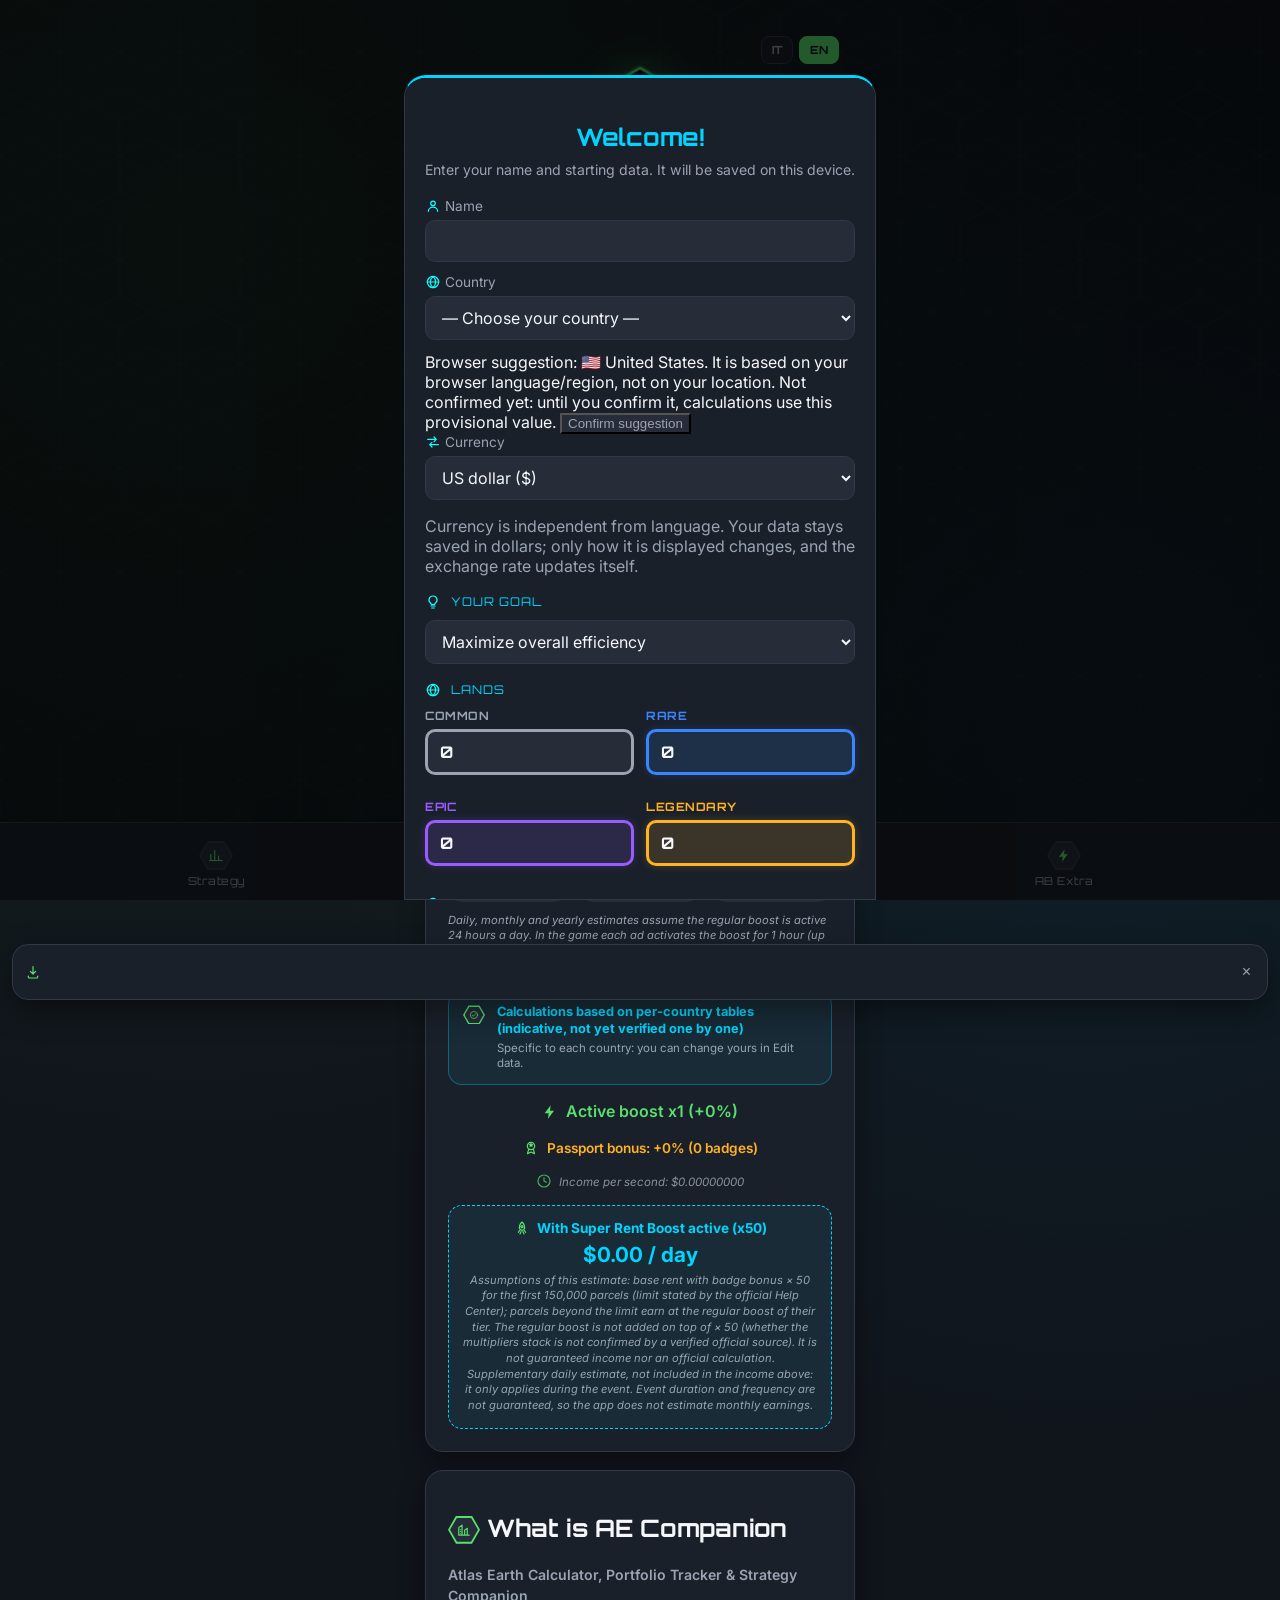
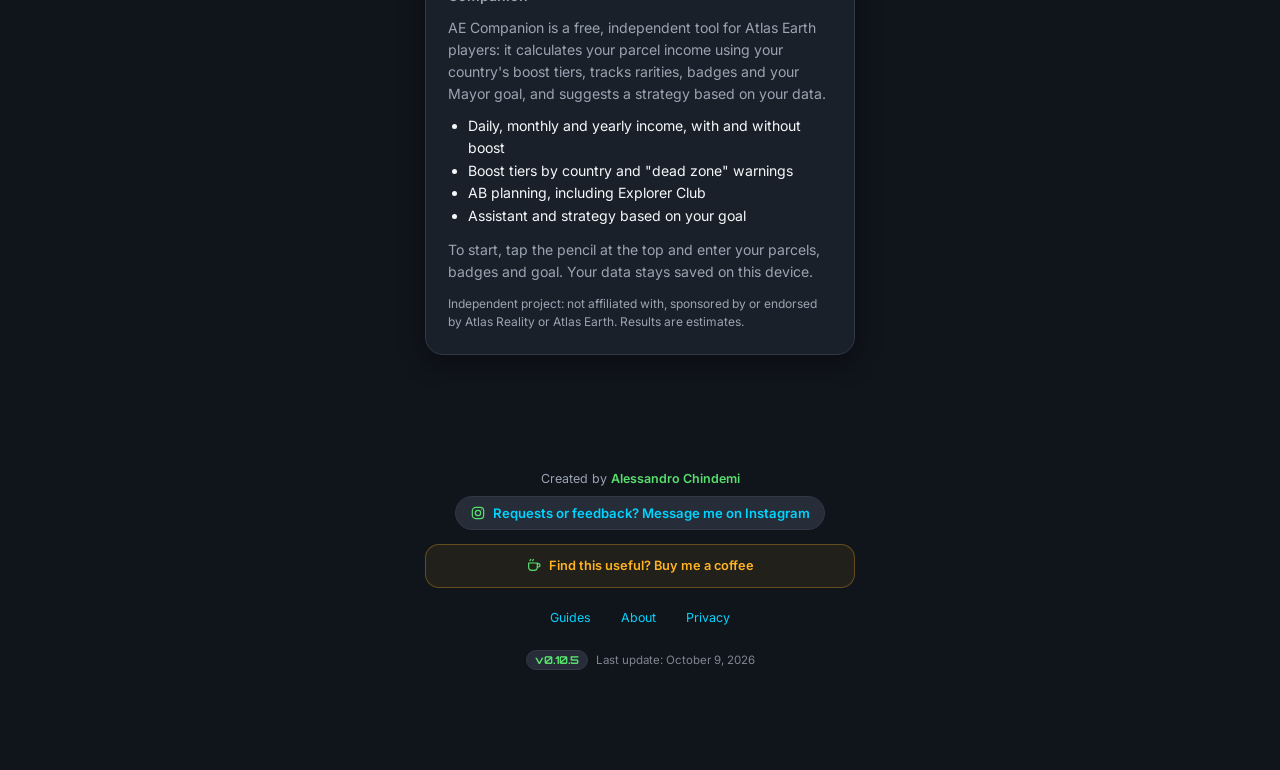
<file: index.html>
<!DOCTYPE html>
<html lang="it">
<head>
<meta charset="UTF-8">
<meta name="viewport" content="width=device-width, initial-scale=1.0">

<title>AE Companion – Calcolatore Atlas Earth, Tracker e Strategia</title>
<meta name="description" content="Companion gratuito per Atlas Earth: calcola la rendita dei terreni con le fasce di boost, pianifica gli AB e ricevi una strategia in base al tuo obiettivo.">
<meta name="robots" content="index, follow, max-image-preview:large">
<link rel="canonical" href="https://alex4ndrus94.github.io/-ae-companion/">
<link rel="icon" href="assets/logo.svg" type="image/svg+xml">
<link rel="icon" href="assets/icons/pwa/icon-192.png" type="image/png" sizes="192x192">

<!-- Open Graph / social -->
<meta property="og:type" content="website">
<meta property="og:site_name" content="AE Companion">
<meta property="og:title" content="AE Companion – Calcolatore Atlas Earth, Tracker e Strategia">
<meta property="og:description" content="Companion gratuito per Atlas Earth: calcola la rendita dei terreni con le fasce di boost, pianifica gli AB e ricevi una strategia in base al tuo obiettivo.">
<meta property="og:url" content="https://alex4ndrus94.github.io/-ae-companion/">
<meta property="og:image" content="https://alex4ndrus94.github.io/-ae-companion/assets/og-image.png">
<meta property="og:image:width" content="1200">
<meta property="og:image:height" content="630">
<meta property="og:image:alt" content="AE Companion – Track. Plan. Conquer.">
<meta property="og:locale" content="it_IT">
<meta property="og:locale:alternate" content="en_US">
<meta name="twitter:card" content="summary_large_image">
<meta name="twitter:title" content="AE Companion – Calcolatore Atlas Earth, Tracker e Strategia">
<meta name="twitter:description" content="Companion gratuito per Atlas Earth: calcola la rendita dei terreni con le fasce di boost, pianifica gli AB e ricevi una strategia in base al tuo obiettivo.">
<meta name="twitter:image" content="https://alex4ndrus94.github.io/-ae-companion/assets/og-image.png">

<!-- Structured data (JSON-LD) -->
<script type="application/ld+json">
{
  "@context": "https://schema.org",
  "@graph": [
    {
      "@type": "WebSite",
      "@id": "https://alex4ndrus94.github.io/-ae-companion/#website",
      "url": "https://alex4ndrus94.github.io/-ae-companion/",
      "name": "AE Companion",
      "alternateName": "Atlas Earth Companion",
      "description": "Companion gratuito per Atlas Earth: calcola la rendita dei terreni con le fasce di boost, pianifica gli AB e ricevi una strategia in base al tuo obiettivo.",
      "inLanguage": [
        "it",
        "en"
      ]
    },
    {
      "@type": "WebApplication",
      "@id": "https://alex4ndrus94.github.io/-ae-companion/#app",
      "url": "https://alex4ndrus94.github.io/-ae-companion/",
      "name": "AE Companion",
      "description": "Companion gratuito per Atlas Earth: calcola la rendita dei terreni con le fasce di boost, pianifica gli AB e ricevi una strategia in base al tuo obiettivo.",
      "applicationCategory": "UtilitiesApplication",
      "operatingSystem": "Any (web browser)",
      "browserRequirements": "Requires JavaScript",
      "inLanguage": [
        "it",
        "en"
      ],
      "isAccessibleForFree": true,
      "offers": {
        "@type": "Offer",
        "price": "0",
        "priceCurrency": "USD"
      },
      "creator": {
        "@type": "Person",
        "name": "Alessandro Chindemi"
      },
      "isPartOf": {
        "@id": "https://alex4ndrus94.github.io/-ae-companion/#website"
      },
      "image": "https://alex4ndrus94.github.io/-ae-companion/assets/og-image.png"
    }
  ]
}
</script>

<link rel="preconnect" href="https://fonts.googleapis.com">
<link rel="preconnect" href="https://fonts.gstatic.com" crossorigin>
<link href="https://fonts.googleapis.com/css2?family=Orbitron:wght@600;700&family=Inter:wght@400;600;700&display=swap" rel="stylesheet">

<link rel="stylesheet" href="css/design-system.css">
<link rel="stylesheet" href="css/style.css">

<!-- PWA / Home Screen -->
<link rel="manifest" href="manifest.json">
<link rel="apple-touch-icon" href="assets/icons/pwa/apple-touch-icon.png">
<meta name="theme-color" content="#10141B">
<meta name="apple-mobile-web-app-capable" content="yes">
<meta name="apple-mobile-web-app-status-bar-style" content="black-translucent">
<meta name="apple-mobile-web-app-title" content="AE Companion">
</head>

<body>

<div class="hex-bg"></div>

<div class="container">

<div class="tab-view active" id="tab-home">

<header class="hero">

    <div class="lang-switch">
        <button class="lang-btn" data-lang="it" onclick="setLanguage('it')">IT</button>
        <button class="lang-btn" data-lang="en" onclick="setLanguage('en')">EN</button>
    </div>

    <img src="assets/logo.svg"
         alt="AE Companion"
         class="hero-logo">

    <h1 data-i18n="appName">AE Companion</h1>

    <p class="subtitle" data-i18n="tagline">
        Track • Plan • Conquer
    </p>

</header>


<div class="card player-card">

    <button class="share-btn" onclick="shareStatsCard()"><img src="assets/icons/share.svg" class="icon-inline" alt=""></button>

    <button class="edit-btn" onclick="openSettings(false)"><img src="assets/icons/pencil.svg" class="icon-inline" alt=""></button>

    <div class="player-name-row">
        <h2 id="player-name"></h2>
        <span class="pass-badges-row" id="pass-badges-row" style="display:none;">
            <img id="badge-mission" class="pass-badge mission" src="assets/icons/mission-badge.svg" alt="" style="display:none;">
            <img id="badge-explorer" class="pass-badge explorer" src="assets/icons/explorer-badge.svg" alt="" style="display:none;">
        </span>
    </div>

    <div class="player-total">
        <span><span class="hex-icon-wrap sm"><img src="assets/icons/lands.svg" alt=""></span> <span data-i18n="lands">Terreni</span></span>
        <span id="parcels"></span>
    </div>

    <hr>

    <div class="rarity-grid">

        <div class="rarity-card common"><span class="rarity-name">Common</span><span class="rarity-count" id="common-count"></span></div>

        <div class="rarity-card rare"><span class="rarity-name">Rare</span><span class="rarity-count" id="rare-count"></span></div>

        <div class="rarity-card epic"><span class="rarity-name">Epic</span><span class="rarity-count" id="epic-count"></span></div>

        <div class="rarity-card legendary"><span class="rarity-name">Legendary</span><span class="rarity-count" id="legendary-count"></span></div>

    </div>

    <hr>

    <div class="stats-grid">

        <div class="stat-tile"><span class="hex-icon-wrap"><img src="assets/icons/badge.svg" alt=""></span><span id="badges"></span></div>

        <div class="stat-tile"><span class="hex-icon-wrap"><img src="assets/icons/boost.svg" alt=""></span><span id="boost"></span></div>

        <div class="stat-tile"><span class="hex-icon-wrap"><img src="assets/icons/mayor.svg" alt=""></span><span id="mayor"></span></div>

        <div class="stat-tile"><span class="hex-icon-wrap"><img src="assets/icons/exchange.svg" alt=""></span><span id="ab-balance-display"></span></div>

    </div>

</div>
<div class="card">

    <h2><span class="hex-icon-wrap"><img src="assets/icons/income.svg" alt=""></span> <span data-i18n="income">Rendita</span></h2>

    <div class="income-grid">

        <div class="income-box">
            <span class="label" data-i18n="today">OGGI</span>
            <span class="value" id="dailyIncome"></span>
            <span class="value-base" id="dailyIncomeBase"></span>
        </div>

        <div class="income-box">
            <span class="label" data-i18n="month">MESE</span>
            <span class="value" id="monthlyIncome"></span>
            <span class="value-base" id="monthlyIncomeBase"></span>
        </div>

        <div class="income-box">
            <span class="label" data-i18n="year">ANNO</span>
            <span class="value" id="yearlyIncome"></span>
            <span class="value-base" id="yearlyIncomeBase"></span>
        </div>

    </div>

    <p class="srb-info-note" id="daily-estimate-warning" data-i18n="dailyEstimateWarning">Le stime giornaliere, mensili e annuali assumono il boost ordinario attivo 24 ore su 24. Nel gioco ogni annuncio attiva il boost per 1 ora (fino a 6 annunci impilati), quindi la rendita reale può essere inferiore. Sono stime indicative, non guadagni garantiti.</p>

    <div class="country-note">
        <span class="hex-icon-wrap sm"><img src="assets/icons/check.svg" alt=""></span>
        <div>
            <span class="country-note-title" data-i18n="countryNoteTitle">Calcoli basati su tabelle per Paese (indicative, non ancora verificate una per una)</span>
            <span class="country-note-text" data-i18n="countryNoteText">Specifiche per ogni Paese: puoi cambiare il tuo da Modifica dati.</span>
        </div>
    </div>


<p class="icon-text-line"><img src="assets/icons/boost.svg" class="icon-inline" alt=""> <span id="boost-info"></span></p>

<p class="icon-text-line"><img src="assets/icons/badge.svg" class="icon-inline" alt=""> <span id="badge-bonus-info"></span></p>

<p class="icon-text-line per-second-line"><img src="assets/icons/clock.svg" class="icon-inline" alt=""> <span id="per-second-income"></span></p>

<div class="srb-info-box">
    <div class="srb-info-title"><img src="assets/icons/rocket.svg" class="icon-inline" alt=""> <span data-i18n="srbBoxTitle">Con il Super Potenziamento attivo (x50)</span></div>
    <div class="srb-info-value" id="srb-estimate"></div>
    <div class="srb-info-note srb-info-range" id="srb-range" hidden></div>
    <div class="srb-info-note" id="srb-assumptions" data-i18n="srbAssumptions"></div>
    <div class="srb-info-note" id="srb-limit-note"></div>
    <div class="srb-info-note" id="srb-range-note" hidden></div>
    <div class="srb-info-note" data-i18n="srbBoxNote">
        Stima supplementare giornaliera, non inclusa nella rendita sopra: vale solo durante l'evento. Durata e frequenza degli eventi non sono garantite, quindi l'app non stima un guadagno mensile.
    </div>
</div>
<div class="srb-info-note" id="currency-estimate-note"></div>

</div>

<section class="card about-card" id="about-card" aria-labelledby="about-heading">

    <h2 id="about-heading"><span class="hex-icon-wrap"><img src="assets/icons/city.svg" alt=""></span> <span data-i18n="aboutTitle">Cos'è AE Companion</span></h2>

    <p class="about-positioning" lang="en" data-i18n="aboutPositioning">Atlas Earth Calculator, Portfolio Tracker &amp; Strategy Companion</p>

    <p data-i18n="aboutText">AE Companion è uno strumento gratuito e indipendente per i giocatori di Atlas Earth: calcola la rendita dei tuoi terreni con le fasce di boost del tuo Paese, tiene traccia di rarità, badge e obiettivo Mayor e ti propone una strategia in base ai tuoi dati.</p>

    <ul class="about-list">
        <li data-i18n="aboutItem1">Rendita giornaliera, mensile e annuale, con e senza boost</li>
        <li data-i18n="aboutItem2">Fasce di boost per Paese e avviso sulle «zone morte»</li>
        <li data-i18n="aboutItem3">Pianificazione degli AB, anche con Explorer Club</li>
        <li data-i18n="aboutItem4">Assistente e strategia basati sul tuo obiettivo</li>
    </ul>

    <p data-i18n="aboutStart">Per iniziare tocca la matita in alto e inserisci terreni, badge e obiettivo. I dati restano salvati su questo dispositivo.</p>

    <p class="about-disclaimer" data-i18n="aboutDisclaimer">Progetto indipendente: non è affiliato, sponsorizzato né approvato da Atlas Reality o Atlas Earth. I risultati sono stime.</p>

</section>

</div>

<!-- FINE HOME -->

<!-- NUOVA CARD -->

<div class="tab-view" id="tab-strategy">

<!-- Explorer Club: visibile solo con il pass attivo (explorer-ui.js) -->
<div class="card explorer-card" id="explorer-card" style="display:none;"></div>

<div class="card">

<h2><span class="hex-icon-wrap"><img src="assets/icons/strategy.svg" alt=""></span> <span data-i18n="strategy">Strategia</span></h2>

<!-- Contenuto generato da renderStrategy(getStrategyModel()) -->
<div id="strategy-dynamic"></div>

    <div class="country-note">
        <span class="hex-icon-wrap sm"><img src="assets/icons/check.svg" alt=""></span>
        <div>
            <span class="country-note-title" data-i18n="countryNoteTitle">Calcoli basati su tabelle per Paese (indicative, non ancora verificate una per una)</span>
            <span class="country-note-text" data-i18n="countryNoteText">Specifiche per ogni Paese: puoi cambiare il tuo da Modifica dati.</span>
        </div>
    </div>

<!-- FINE NUOVA CARD -->

</div>

<!-- CARD ASSISTENTE -->

<div class="card assistant-card">

    <h2><span class="hex-icon-wrap"><img src="assets/icons/chat.svg" alt=""></span> <span data-i18n="assistantTitle">Assistente</span></h2>

    <p class="assistant-disclaimer" data-i18n="assistantDisclaimer">
        Riconosce il tipo di domanda e risponde con calcoli reali sui tuoi dati — non è un'AI generica.
    </p>

    <div class="chat-messages" id="assistant-messages"></div>

    <div class="assistant-suggestions">
        <button onclick="askAssistantSuggestion(t('suggestionBuy'))" data-i18n="suggestionBuy">Cosa conviene comprare?</button>
        <button onclick="askAssistantSuggestion(t('suggestionGoal'))" data-i18n="suggestionGoal">Quanto manca al mio obiettivo?</button>
        <button onclick="askAssistantSuggestion(t('suggestionIncome'))" data-i18n="suggestionIncome">Quanto guadagno?</button>
    </div>

    <div class="chat-input-row">
        <input type="text" id="assistant-input" onkeydown="handleAssistantKeydown(event)" data-i18n-placeholder="assistantPlaceholder" placeholder="Scrivi una domanda...">
        <button class="chat-send-btn" onclick="sendAssistantMessage()" data-i18n="send">Invia</button>
    </div>

</div>

</div>

<!-- FINE STRATEGIA -->

<!-- CARD COME GUADAGNARE PIÙ AB -->

<div class="tab-view" id="tab-tips">

<div class="card">

<h2><span class="hex-icon-wrap"><img src="assets/icons/boost.svg" alt=""></span> <span data-i18n="abTipsTitle">Come guadagnare più AB</span></h2>

<p class="ab-tips-disclaimer" data-i18n="abTipsDisclaimer">
    Valori indicativi basati sull'esperienza della community, non dati ufficiali: possono variare.
</p>

<ul class="advice-list" id="ab-tips-list"></ul>

</div>

</div>

<!-- FINE CONSIGLI -->

</div>

<!-- ======================================
     NAVIGAZIONE IN BASSO
====================================== -->

<nav class="bottom-nav" id="bottom-nav">

    <button class="nav-btn" data-tab="strategy" onclick="switchTab('strategy')">
        <span class="hex-icon-wrap nav-hex"><img src="assets/icons/strategy.svg" alt=""></span>
        <span data-i18n="navStrategy">Strategia</span>
    </button>

    <button class="nav-btn active" data-tab="home" onclick="switchTab('home')">
        <span class="hex-icon-wrap nav-hex"><img src="assets/icons/home.svg" alt=""></span>
        <span data-i18n="navHome">Home</span>
    </button>

    <button class="nav-btn" data-tab="tips" onclick="switchTab('tips')">
        <span class="hex-icon-wrap nav-hex"><img src="assets/icons/boost.svg" alt=""></span>
        <span data-i18n="navTips">Extra AB</span>
    </button>

</nav>

<!-- ======================================
     PANNELLO IMPOSTAZIONI
====================================== -->

<div class="settings-overlay" id="settings-overlay">

    <div class="settings-panel">

        <h2 id="settings-title">Modifica dati</h2>

        <p id="settings-intro" class="settings-intro" data-i18n="settingsIntro">
            Inserisci il tuo nome e i tuoi dati di partenza. Resteranno salvati su questo dispositivo.
        </p>

        <label class="settings-field"><span class="field-label-row"><img src="assets/icons/player.svg" class="icon-inline" alt=""><span data-i18n="nameLabel">Nome</span></span>
            <input type="text" id="name-input" maxlength="24">
        </label>

        <label class="settings-field"><span class="field-label-row"><img src="assets/icons/lands.svg" class="icon-inline" alt=""><span data-i18n="countryLabel">Paese</span></span>
            <select id="country-input" onchange="stageCountryGroup(this.value)"></select>
        </label>

        <div id="country-suggestion" class="settings-hint" style="display:none;">
            <span id="country-suggestion-text"></span>
            <button type="button" id="country-suggestion-btn" class="btn-cancel" onclick="confirmSuggestedCountryGroup()" data-i18n="countrySuggestionConfirm">Conferma</button>
        </div>

        <label class="settings-field"><span class="field-label-row"><img src="assets/icons/exchange.svg" class="icon-inline" alt=""><span data-i18n="currencyLabel">Valuta</span></span>
            <select id="currency-input"></select>
        </label>
        <p id="currency-note" class="settings-hint"></p>

        <div class="settings-section"><img src="assets/icons/idea.svg" class="icon-inline" alt=""><span data-i18n="sectionGoal">Il tuo obiettivo</span></div>

        <label class="settings-field goal-select-field">
            <select id="goal-input" onchange="onGoalTypeChange()">
                <option value="efficiency" data-i18n="goalEfficiency">Massimizzare l'efficienza generale</option>
                <option value="income" data-i18n="goalIncome">Raggiungere una rendita specifica</option>
                <option value="lands" data-i18n="goalLands">Raggiungere un numero di terreni</option>
                <option value="mayor" data-i18n="goalMayor">Diventare mayor di una città</option>
            </select>
        </label>

        <div id="goal-income-fields" class="goal-conditional-fields">

            <label class="settings-field"><span class="field-label-row"><img src="assets/icons/income.svg" class="icon-inline" alt=""><span data-i18n="goalIncomeTargetLabel">Rendita giornaliera obiettivo</span></span>
                <input type="number" id="goal-income-target-input" min="0" step="0.01">
            </label>

            <label class="goal-checkbox-field">
                <input type="checkbox" id="goal-income-boosted-input">
                <span data-i18n="goalIncomeBoostedLabel">Includi il boost pubblicità nel calcolo</span>
            </label>

        </div>

        <div id="goal-lands-fields" class="goal-conditional-fields">

            <label class="settings-field"><span class="field-label-row"><img src="assets/icons/lands.svg" class="icon-inline" alt=""><span data-i18n="goalLandsTargetLabel">Numero di terreni obiettivo</span></span>
                <input type="number" id="goal-lands-target-input" min="0">
            </label>

        </div>

        <div class="settings-section"><img src="assets/icons/lands.svg" class="icon-inline" alt=""><span data-i18n="sectionLands">Terreni</span></div>

        <div class="settings-grid">

            <label class="rarity-input-field common">Common
                <input type="number" id="common-input" min="0">
            </label>

            <label class="rarity-input-field rare">Rare
                <input type="number" id="rare-input" min="0">
            </label>

            <label class="rarity-input-field epic">Epic
                <input type="number" id="epic-input" min="0">
            </label>

            <label class="rarity-input-field legendary">Legendary
                <input type="number" id="legendary-input" min="0">
            </label>

        </div>

        <div class="settings-section"><img src="assets/icons/badge.svg" class="icon-inline" alt=""><span data-i18n="sectionOther">Altri dati</span></div>

        <label class="settings-field"><span class="field-label-row"><img src="assets/icons/badge.svg" class="icon-inline" alt=""><span data-i18n="badgeLabel">Badge</span></span>
            <input type="number" id="badges-input" min="0">
        </label>

        <label class="settings-field"><span class="field-label-row"><img src="assets/icons/mayor.svg" class="icon-inline" alt=""><span data-i18n="mayorTargetLabel">Obiettivo Mayor</span></span>
            <input type="number" id="mayorTarget-input" min="0">
        </label>

        <label class="settings-field" id="dailyab-field"><span class="field-label-row"><img src="assets/icons/income.svg" class="icon-inline" alt=""><span data-i18n="dailyABLabel">AB guadagnati al giorno</span></span>
            <input type="number" id="dailyAB-input" min="0">
        </label>

        <label class="settings-field"><span class="field-label-row"><img src="assets/icons/exchange.svg" class="icon-inline" alt=""><span data-i18n="abBalanceLabel">AB disponibili ora (gruzzolo)</span></span>
            <input type="number" id="ab-balance-input" min="0">
        </label>

        <div class="settings-section"><img src="assets/icons/star.svg" class="icon-inline" alt=""><span data-i18n="sectionPasses">I tuoi pass attivi</span></div>

        <label class="goal-checkbox-field">
            <input type="checkbox" id="explorer-pass-input" onchange="updateExplorerSettingsVisibility()">
            <img src="assets/icons/star.svg" class="icon-inline" alt=""><span data-i18n="explorerPassLabel">Pass Esploratore (Atlas Explorer Club)</span>
        </label>

        <div id="explorer-settings-fields" style="display:none;">

            <label class="settings-field"><span class="field-label-row"><img src="assets/icons/clock.svg" class="icon-inline" alt=""><span data-i18n="explorerStartLabel">Data di inizio (Day 1)</span></span>
                <input type="date" id="explorer-start-input" oninput="updateExplorerSettingsVisibility()">
            </label>

            <label class="settings-field"><span class="field-label-row"><img src="assets/icons/clock.svg" class="icon-inline" alt=""><span data-i18n="explorerEndLabel">Scadenza pass (facoltativa)</span></span>
                <input type="date" id="explorer-end-input">
            </label>

            <p class="explorer-note" data-i18n="explorerSettingsHint">Con Explorer Club attivo gli AB/day arrivano dalla ladder: non serve inserirli.</p>

        </div>

        <label class="goal-checkbox-field">
            <input type="checkbox" id="mission-pass-input">
            <img src="assets/icons/star.svg" class="icon-inline" alt=""><span data-i18n="missionPassLabel">Mission Pass (sfide mensili)</span>
        </label>

        <div class="settings-actions">
            <button class="btn-cancel" id="settings-cancel" onclick="closeSettings()" data-i18n="cancel">Annulla</button>
            <button class="btn-save" onclick="saveSettings()" data-i18n="save">Salva</button>
        </div>

    </div>

</div>

<footer class="app-footer">
    <span data-i18n="createdBy">Creato da</span> <strong>Alessandro Chindemi</strong>

    <a class="footer-ig" href="https://www.instagram.com/alexandrus_94/" target="_blank" rel="noopener">
        <img src="assets/icons/instagram.svg" class="icon-inline" alt="">
        <span data-i18n="igCta">Richieste o consigli? Scrivimi su Instagram</span>
    </a>

    <div class="footer-support">

        <a class="support-box coffee" href="https://buymeacoffee.com/alessandrok5" target="_blank" rel="noopener">
            <img src="assets/icons/coffee.svg" class="icon-inline" alt="">
            <span data-i18n="coffeeCta">Ti è utile? Offrimi un caffè</span>
        </a>

    </div>

    <nav class="footer-links" aria-label="Link utili">
        <a href="guides/" data-i18n="footerGuides">Guide</a>
        <a href="about/" data-i18n="footerAbout">Informazioni</a>
        <a href="privacy/" data-i18n="footerPrivacy">Privacy</a>
    </nav>

    <div class="footer-meta">
        <span class="version-badge">v0.10.5</span>
        <span class="footer-update"><span data-i18n="lastUpdate">Ultimo aggiornamento</span>: <span data-i18n="lastUpdateDate">9 ottobre 2026</span></span>
    </div>
</footer>

<!-- ======================================
     BANNER AGGIUNGI ALLA HOME
====================================== -->

<div class="install-banner" id="install-banner">

    <img src="assets/icons/download.svg" class="icon-inline" alt="">

    <span id="install-banner-text"></span>

    <button id="install-banner-action" class="install-banner-action" data-i18n="installAction">Installa</button>

    <button class="install-banner-close" onclick="dismissInstallBanner()">&times;</button>

</div>

<!-- Pannelli Explorer Club (start / correzione streak / saldo AB) -->
<div class="settings-overlay" id="explorer-overlay">
    <div class="settings-panel" id="explorer-sheet"></div>
</div>

<script src="js/config.js"></script>
<script src="js/prefs.js"></script>
<script src="js/i18n.js"></script>
<script src="js/fx.js"></script>
<script src="js/money.js"></script>
<script src="js/countries.js"></script>
<script src="js/player.js"></script>
<script src="js/explorer.js"></script>
<script src="js/storage.js"></script>
<script src="js/playerEngine.js"></script>
<script src="js/strategy.js"></script>
<script src="js/calculator.js"></script>
<script src="js/income.js"></script>
<script src="js/advice.js"></script>
<script src="js/assistant.js"></script>
<script src="js/abtips.js"></script>
<script src="js/sharecard.js"></script>
<script src="js/components.js"></script>
<script src="js/ui.js"></script>
<script src="js/settings.js"></script>
<script src="js/install-banner.js"></script>
<script src="js/navigation.js"></script>
<script src="js/strategy-ui.js"></script>
<script src="js/explorer-ui.js"></script>
<script src="js/app.js"></script>

<!-- Analytics (GoatCounter) -->
<script data-goatcounter="https://alessandrochindemi94.goatcounter.com/count" async src="//gc.zgo.at/count.js"></script>

<noscript><p style="max-width:430px;margin:0 auto;padding:0 20px 90px;color:#9AA4B2;font-size:.85rem;">AE Companion richiede JavaScript per i calcoli. / AE Companion needs JavaScript to run its calculators. <a href="guides/" style="color:#00D4FF">Guide</a></p></noscript>

</body>
</html>
</file>
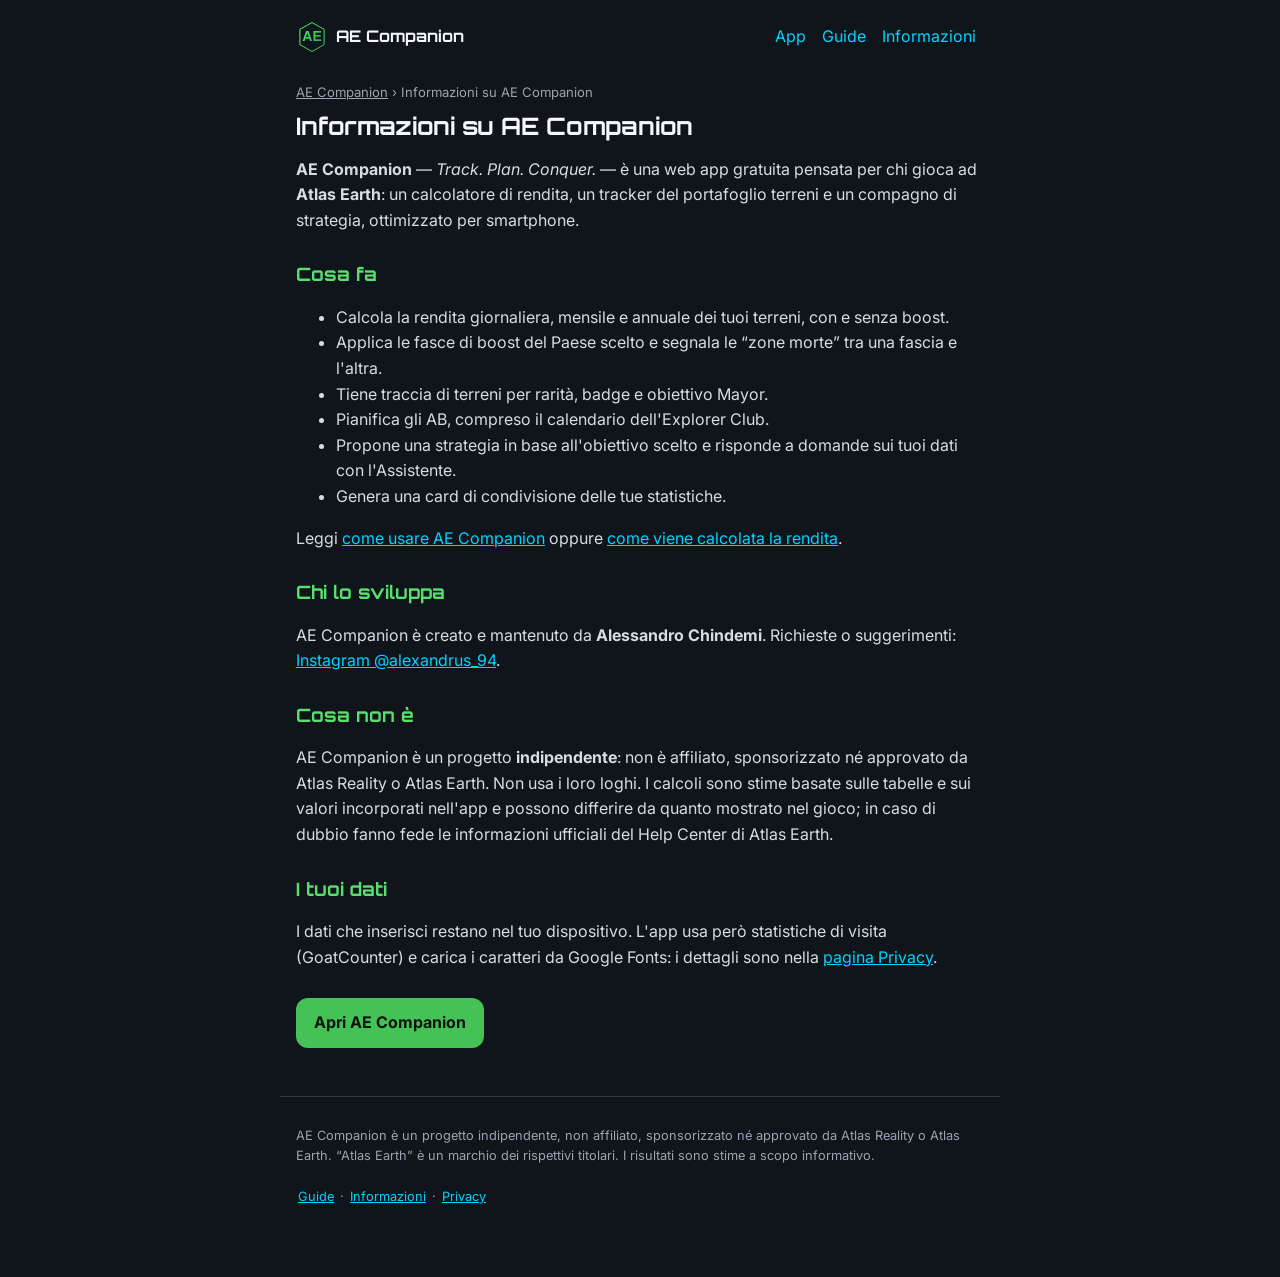
<file: about/index.html>
<!DOCTYPE html>
<html lang="it">
<head>
<meta charset="UTF-8">
<meta name="viewport" content="width=device-width, initial-scale=1.0">
<title>Informazioni su AE Companion – strumento indipendente per Atlas Earth</title>
<meta name="description" content="Che cos'è AE Companion, chi lo sviluppa, cosa fa e cosa non è: uno strumento gratuito e indipendente per giocatori di Atlas Earth.">
<meta name="robots" content="index, follow, max-image-preview:large">
<link rel="canonical" href="https://alex4ndrus94.github.io/-ae-companion/about/">
<link rel="icon" href="../assets/logo.svg" type="image/svg+xml">
<link rel="apple-touch-icon" href="../assets/icons/pwa/apple-touch-icon.png">
<meta name="theme-color" content="#10141B">
<meta property="og:type" content="article">
<meta property="og:site_name" content="AE Companion">
<meta property="og:title" content="Informazioni su AE Companion – strumento indipendente per Atlas Earth">
<meta property="og:description" content="Che cos'è AE Companion, chi lo sviluppa, cosa fa e cosa non è: uno strumento gratuito e indipendente per giocatori di Atlas Earth.">
<meta property="og:url" content="https://alex4ndrus94.github.io/-ae-companion/about/">
<meta property="og:image" content="https://alex4ndrus94.github.io/-ae-companion/assets/og-image.png">
<meta property="og:locale" content="it_IT">
<meta name="twitter:card" content="summary_large_image">
<link rel="preconnect" href="https://fonts.googleapis.com">
<link rel="preconnect" href="https://fonts.gstatic.com" crossorigin>
<link href="https://fonts.googleapis.com/css2?family=Orbitron:wght@600;700&family=Inter:wght@400;600;700&display=swap" rel="stylesheet">
<link rel="stylesheet" href="../css/design-system.css">
<link rel="stylesheet" href="../css/pages.css">
<script type="application/ld+json">
{
  "@context": "https://schema.org",
  "@type": "BreadcrumbList",
  "itemListElement": [
    {
      "@type": "ListItem",
      "position": 1,
      "name": "AE Companion",
      "item": "https://alex4ndrus94.github.io/-ae-companion/"
    },
    {
      "@type": "ListItem",
      "position": 2,
      "name": "Informazioni su AE Companion",
      "item": "https://alex4ndrus94.github.io/-ae-companion/about/"
    }
  ]
}
</script>
</head>
<body class="doc-page">
<header class="doc-header">
  <a class="doc-brand" href="../"><img src="../assets/logo.svg" alt="" width="32" height="32"><span>AE Companion</span></a>
  <nav class="doc-nav" aria-label="Principale">
    <a href="../">App</a><a href="../guides/">Guide</a><a href="../about/">Informazioni</a>
  </nav>
</header>
<main class="doc-main">
<nav class="breadcrumb" aria-label="Breadcrumb"><a href="../">AE Companion</a> › <span aria-current="page">Informazioni su AE Companion</span></nav>
<h1>Informazioni su AE Companion</h1>

<p><strong>AE Companion</strong> — <em>Track. Plan. Conquer.</em> — è una web app gratuita pensata per chi gioca ad <strong>Atlas Earth</strong>: un calcolatore di rendita, un tracker del portafoglio terreni e un compagno di strategia, ottimizzato per smartphone.</p>
<h2>Cosa fa</h2>
<ul>
<li>Calcola la rendita giornaliera, mensile e annuale dei tuoi terreni, con e senza boost.</li>
<li>Applica le fasce di boost del Paese scelto e segnala le “zone morte” tra una fascia e l'altra.</li>
<li>Tiene traccia di terreni per rarità, badge e obiettivo Mayor.</li>
<li>Pianifica gli AB, compreso il calendario dell'Explorer Club.</li>
<li>Propone una strategia in base all'obiettivo scelto e risponde a domande sui tuoi dati con l'Assistente.</li>
<li>Genera una card di condivisione delle tue statistiche.</li>
</ul>
<p>Leggi <a href="../guides/come-usare-ae-companion/">come usare AE Companion</a> oppure <a href="../guides/calcolo-rendita/">come viene calcolata la rendita</a>.</p>
<h2>Chi lo sviluppa</h2>
<p>AE Companion è creato e mantenuto da <strong>Alessandro Chindemi</strong>. Richieste o suggerimenti: <a href="https://www.instagram.com/alexandrus_94/" rel="noopener" target="_blank">Instagram @alexandrus_94</a>.</p>
<h2>Cosa non è</h2>
<p>AE Companion è un progetto <strong>indipendente</strong>: non è affiliato, sponsorizzato né approvato da Atlas Reality o Atlas Earth. Non usa i loro loghi. I calcoli sono stime basate sulle tabelle e sui valori incorporati nell'app e possono differire da quanto mostrato nel gioco; in caso di dubbio fanno fede le informazioni ufficiali del Help Center di Atlas Earth.</p>
<h2>I tuoi dati</h2>
<p>I dati che inserisci restano nel tuo dispositivo. L'app usa però statistiche di visita (GoatCounter) e carica i caratteri da Google Fonts: i dettagli sono nella <a href="../privacy/">pagina Privacy</a>.</p>
<p class="cta"><a class="btn-link" href="../">Apri AE Companion</a></p>
</main>
<footer class="doc-footer">
<p>AE Companion è un progetto indipendente, non affiliato, sponsorizzato né approvato da Atlas Reality o Atlas Earth. “Atlas Earth” è un marchio dei rispettivi titolari. I risultati sono stime a scopo informativo.</p>
<p><a href="../guides/">Guide</a> · <a href="../about/">Informazioni</a> · <a href="../privacy/">Privacy</a></p>
</footer>
</body>
</html>
</file>
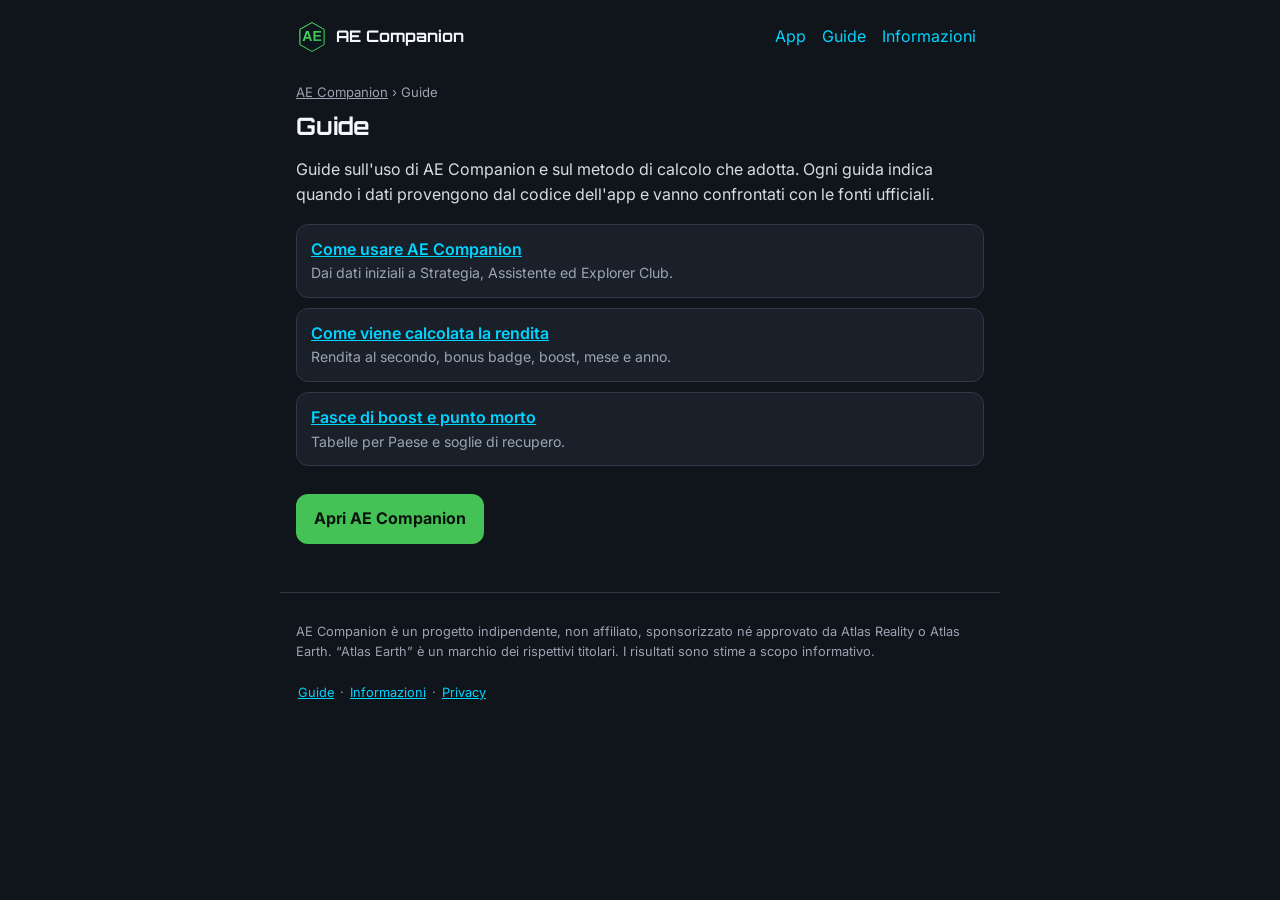
<file: guides/index.html>
<!DOCTYPE html>
<html lang="it">
<head>
<meta charset="UTF-8">
<meta name="viewport" content="width=device-width, initial-scale=1.0">
<title>Guide per Atlas Earth – AE Companion</title>
<meta name="description" content="Guide di AE Companion: come usare l'app, come si calcola la rendita dei terreni e come funzionano boost e punto morto in Atlas Earth.">
<meta name="robots" content="index, follow, max-image-preview:large">
<link rel="canonical" href="https://alex4ndrus94.github.io/-ae-companion/guides/">
<link rel="icon" href="../assets/logo.svg" type="image/svg+xml">
<link rel="apple-touch-icon" href="../assets/icons/pwa/apple-touch-icon.png">
<meta name="theme-color" content="#10141B">
<meta property="og:type" content="article">
<meta property="og:site_name" content="AE Companion">
<meta property="og:title" content="Guide per Atlas Earth – AE Companion">
<meta property="og:description" content="Guide di AE Companion: come usare l'app, come si calcola la rendita dei terreni e come funzionano boost e punto morto in Atlas Earth.">
<meta property="og:url" content="https://alex4ndrus94.github.io/-ae-companion/guides/">
<meta property="og:image" content="https://alex4ndrus94.github.io/-ae-companion/assets/og-image.png">
<meta property="og:locale" content="it_IT">
<meta name="twitter:card" content="summary_large_image">
<link rel="preconnect" href="https://fonts.googleapis.com">
<link rel="preconnect" href="https://fonts.gstatic.com" crossorigin>
<link href="https://fonts.googleapis.com/css2?family=Orbitron:wght@600;700&family=Inter:wght@400;600;700&display=swap" rel="stylesheet">
<link rel="stylesheet" href="../css/design-system.css">
<link rel="stylesheet" href="../css/pages.css">
<script type="application/ld+json">
{
  "@context": "https://schema.org",
  "@type": "BreadcrumbList",
  "itemListElement": [
    {
      "@type": "ListItem",
      "position": 1,
      "name": "AE Companion",
      "item": "https://alex4ndrus94.github.io/-ae-companion/"
    },
    {
      "@type": "ListItem",
      "position": 2,
      "name": "Guide",
      "item": "https://alex4ndrus94.github.io/-ae-companion/guides/"
    }
  ]
}
</script>
</head>
<body class="doc-page">
<header class="doc-header">
  <a class="doc-brand" href="../"><img src="../assets/logo.svg" alt="" width="32" height="32"><span>AE Companion</span></a>
  <nav class="doc-nav" aria-label="Principale">
    <a href="../">App</a><a href="../guides/">Guide</a><a href="../about/">Informazioni</a>
  </nav>
</header>
<main class="doc-main">
<nav class="breadcrumb" aria-label="Breadcrumb"><a href="../">AE Companion</a> › <span aria-current="page">Guide</span></nav>
<h1>Guide</h1>

<p>Guide sull'uso di AE Companion e sul metodo di calcolo che adotta. Ogni guida indica quando i dati provengono dal codice dell'app e vanno confrontati con le fonti ufficiali.</p>
<ul class="guide-list">
<li><a href="come-usare-ae-companion/">Come usare AE Companion</a><span>Dai dati iniziali a Strategia, Assistente ed Explorer Club.</span></li>
<li><a href="calcolo-rendita/">Come viene calcolata la rendita</a><span>Rendita al secondo, bonus badge, boost, mese e anno.</span></li>
<li><a href="boost-e-punto-morto/">Fasce di boost e punto morto</a><span>Tabelle per Paese e soglie di recupero.</span></li>
</ul>
<p class="cta"><a class="btn-link" href="../">Apri AE Companion</a></p>
</main>
<footer class="doc-footer">
<p>AE Companion è un progetto indipendente, non affiliato, sponsorizzato né approvato da Atlas Reality o Atlas Earth. “Atlas Earth” è un marchio dei rispettivi titolari. I risultati sono stime a scopo informativo.</p>
<p><a href="../guides/">Guide</a> · <a href="../about/">Informazioni</a> · <a href="../privacy/">Privacy</a></p>
</footer>
</body>
</html>
</file>
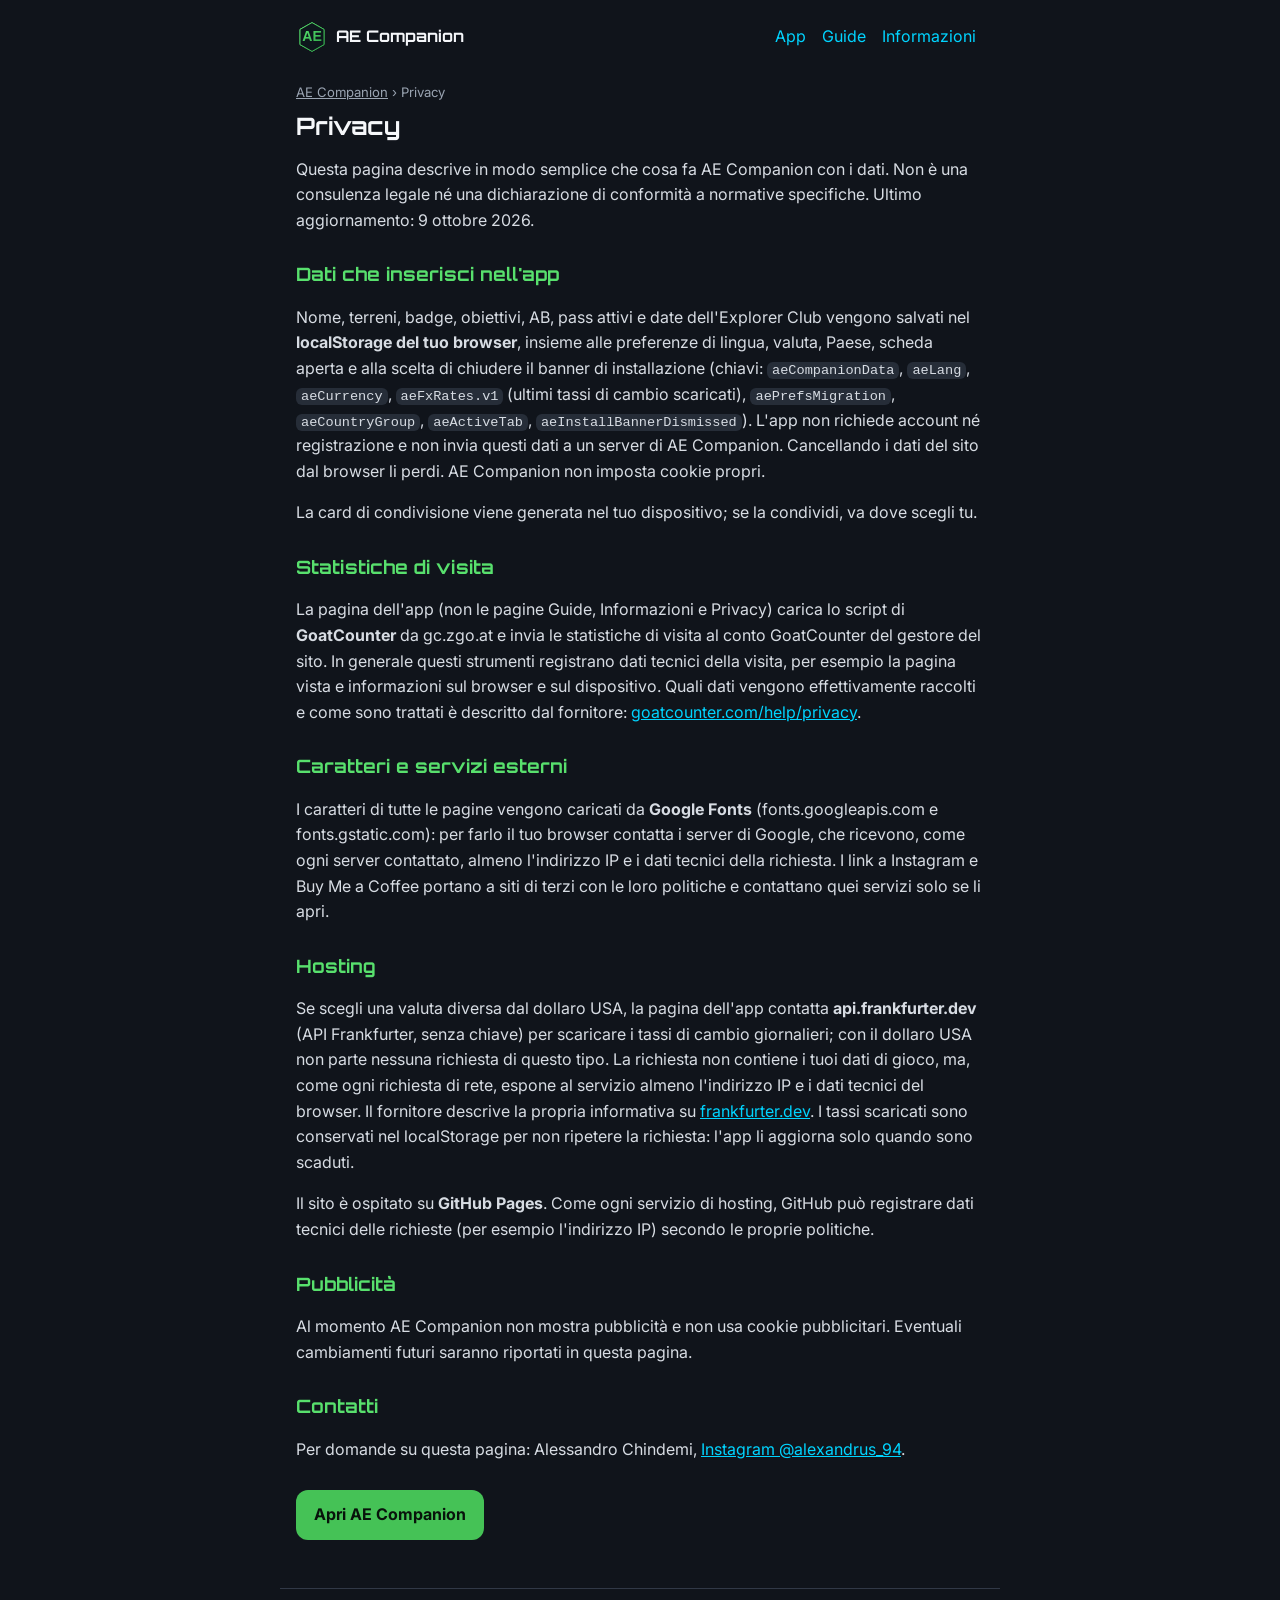
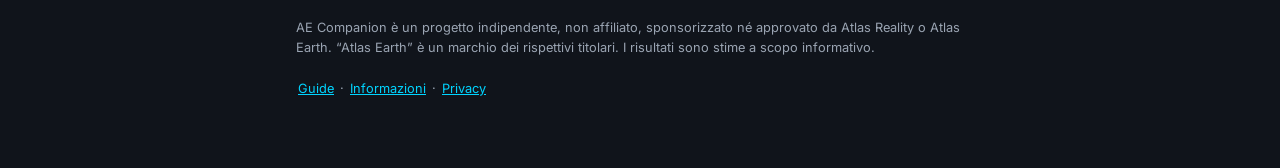
<file: privacy/index.html>
<!DOCTYPE html>
<html lang="it">
<head>
<meta charset="UTF-8">
<meta name="viewport" content="width=device-width, initial-scale=1.0">
<title>Privacy – AE Companion</title>
<meta name="description" content="Quali dati usa AE Companion: dati salvati sul dispositivo, statistiche di visita GoatCounter, caratteri da Google Fonts, hosting GitHub Pages.">
<meta name="robots" content="index, follow, max-image-preview:large">
<link rel="canonical" href="https://alex4ndrus94.github.io/-ae-companion/privacy/">
<link rel="icon" href="../assets/logo.svg" type="image/svg+xml">
<link rel="apple-touch-icon" href="../assets/icons/pwa/apple-touch-icon.png">
<meta name="theme-color" content="#10141B">
<meta property="og:type" content="article">
<meta property="og:site_name" content="AE Companion">
<meta property="og:title" content="Privacy – AE Companion">
<meta property="og:description" content="Quali dati usa AE Companion: dati salvati sul dispositivo, statistiche di visita GoatCounter, caratteri da Google Fonts, hosting GitHub Pages.">
<meta property="og:url" content="https://alex4ndrus94.github.io/-ae-companion/privacy/">
<meta property="og:image" content="https://alex4ndrus94.github.io/-ae-companion/assets/og-image.png">
<meta property="og:locale" content="it_IT">
<meta name="twitter:card" content="summary_large_image">
<link rel="preconnect" href="https://fonts.googleapis.com">
<link rel="preconnect" href="https://fonts.gstatic.com" crossorigin>
<link href="https://fonts.googleapis.com/css2?family=Orbitron:wght@600;700&family=Inter:wght@400;600;700&display=swap" rel="stylesheet">
<link rel="stylesheet" href="../css/design-system.css">
<link rel="stylesheet" href="../css/pages.css">
<script type="application/ld+json">
{
  "@context": "https://schema.org",
  "@type": "BreadcrumbList",
  "itemListElement": [
    {
      "@type": "ListItem",
      "position": 1,
      "name": "AE Companion",
      "item": "https://alex4ndrus94.github.io/-ae-companion/"
    },
    {
      "@type": "ListItem",
      "position": 2,
      "name": "Privacy",
      "item": "https://alex4ndrus94.github.io/-ae-companion/privacy/"
    }
  ]
}
</script>
</head>
<body class="doc-page">
<header class="doc-header">
  <a class="doc-brand" href="../"><img src="../assets/logo.svg" alt="" width="32" height="32"><span>AE Companion</span></a>
  <nav class="doc-nav" aria-label="Principale">
    <a href="../">App</a><a href="../guides/">Guide</a><a href="../about/">Informazioni</a>
  </nav>
</header>
<main class="doc-main">
<nav class="breadcrumb" aria-label="Breadcrumb"><a href="../">AE Companion</a> › <span aria-current="page">Privacy</span></nav>
<h1>Privacy</h1>

<p>Questa pagina descrive in modo semplice che cosa fa AE Companion con i dati. Non è una consulenza legale né una dichiarazione di conformità a normative specifiche. Ultimo aggiornamento: 9 ottobre 2026.</p>
<h2>Dati che inserisci nell'app</h2>
<p>Nome, terreni, badge, obiettivi, AB, pass attivi e date dell'Explorer Club vengono salvati nel <strong>localStorage del tuo browser</strong>, insieme alle preferenze di lingua, valuta, Paese, scheda aperta e alla scelta di chiudere il banner di installazione (chiavi: <code>aeCompanionData</code>, <code>aeLang</code>, <code>aeCurrency</code>, <code>aeFxRates.v1</code> (ultimi tassi di cambio scaricati), <code>aePrefsMigration</code>, <code>aeCountryGroup</code>, <code>aeActiveTab</code>, <code>aeInstallBannerDismissed</code>). L'app non richiede account né registrazione e non invia questi dati a un server di AE Companion. Cancellando i dati del sito dal browser li perdi. AE Companion non imposta cookie propri.</p>
<p>La card di condivisione viene generata nel tuo dispositivo; se la condividi, va dove scegli tu.</p>
<h2>Statistiche di visita</h2>
<p>La pagina dell'app (non le pagine Guide, Informazioni e Privacy) carica lo script di <strong>GoatCounter</strong> da gc.zgo.at e invia le statistiche di visita al conto GoatCounter del gestore del sito. In generale questi strumenti registrano dati tecnici della visita, per esempio la pagina vista e informazioni sul browser e sul dispositivo. Quali dati vengono effettivamente raccolti e come sono trattati è descritto dal fornitore: <a href="https://www.goatcounter.com/help/privacy" rel="noopener" target="_blank">goatcounter.com/help/privacy</a>.</p>
<h2>Caratteri e servizi esterni</h2>
<p>I caratteri di tutte le pagine vengono caricati da <strong>Google Fonts</strong> (fonts.googleapis.com e fonts.gstatic.com): per farlo il tuo browser contatta i server di Google, che ricevono, come ogni server contattato, almeno l'indirizzo IP e i dati tecnici della richiesta. I link a Instagram e Buy Me a Coffee portano a siti di terzi con le loro politiche e contattano quei servizi solo se li apri.</p>
<h2>Hosting</h2>
<p>Se scegli una valuta diversa dal dollaro USA, la pagina dell'app contatta <strong>api.frankfurter.dev</strong> (API Frankfurter, senza chiave) per scaricare i tassi di cambio giornalieri; con il dollaro USA non parte nessuna richiesta di questo tipo. La richiesta non contiene i tuoi dati di gioco, ma, come ogni richiesta di rete, espone al servizio almeno l'indirizzo IP e i dati tecnici del browser. Il fornitore descrive la propria informativa su <a href="https://frankfurter.dev/" rel="noopener" target="_blank">frankfurter.dev</a>. I tassi scaricati sono conservati nel localStorage per non ripetere la richiesta: l'app li aggiorna solo quando sono scaduti.</p>
<p>Il sito è ospitato su <strong>GitHub Pages</strong>. Come ogni servizio di hosting, GitHub può registrare dati tecnici delle richieste (per esempio l'indirizzo IP) secondo le proprie politiche.</p>
<h2>Pubblicità</h2>
<p>Al momento AE Companion non mostra pubblicità e non usa cookie pubblicitari. Eventuali cambiamenti futuri saranno riportati in questa pagina.</p>
<h2>Contatti</h2>
<p>Per domande su questa pagina: Alessandro Chindemi, <a href="https://www.instagram.com/alexandrus_94/" rel="noopener" target="_blank">Instagram @alexandrus_94</a>.</p>
<p class="cta"><a class="btn-link" href="../">Apri AE Companion</a></p>
</main>
<footer class="doc-footer">
<p>AE Companion è un progetto indipendente, non affiliato, sponsorizzato né approvato da Atlas Reality o Atlas Earth. “Atlas Earth” è un marchio dei rispettivi titolari. I risultati sono stime a scopo informativo.</p>
<p><a href="../guides/">Guide</a> · <a href="../about/">Informazioni</a> · <a href="../privacy/">Privacy</a></p>
</footer>
</body>
</html>
</file>
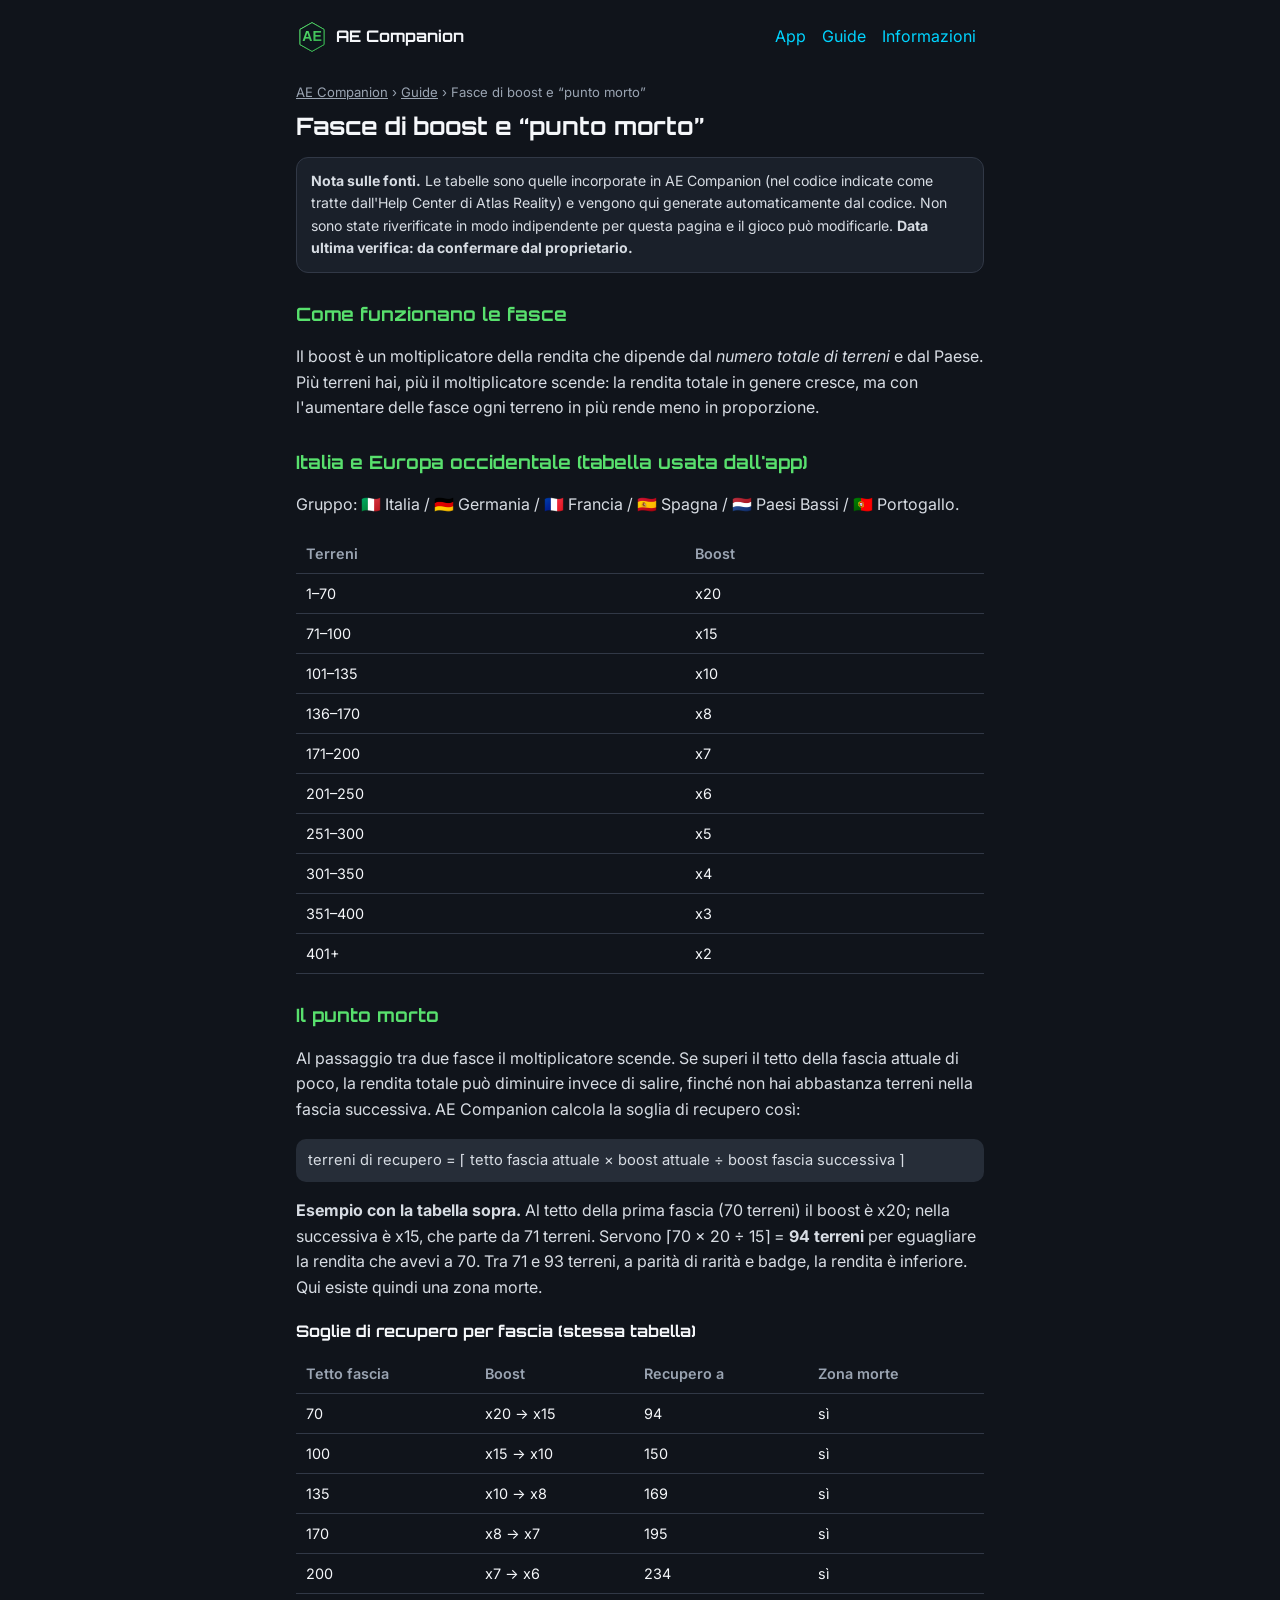
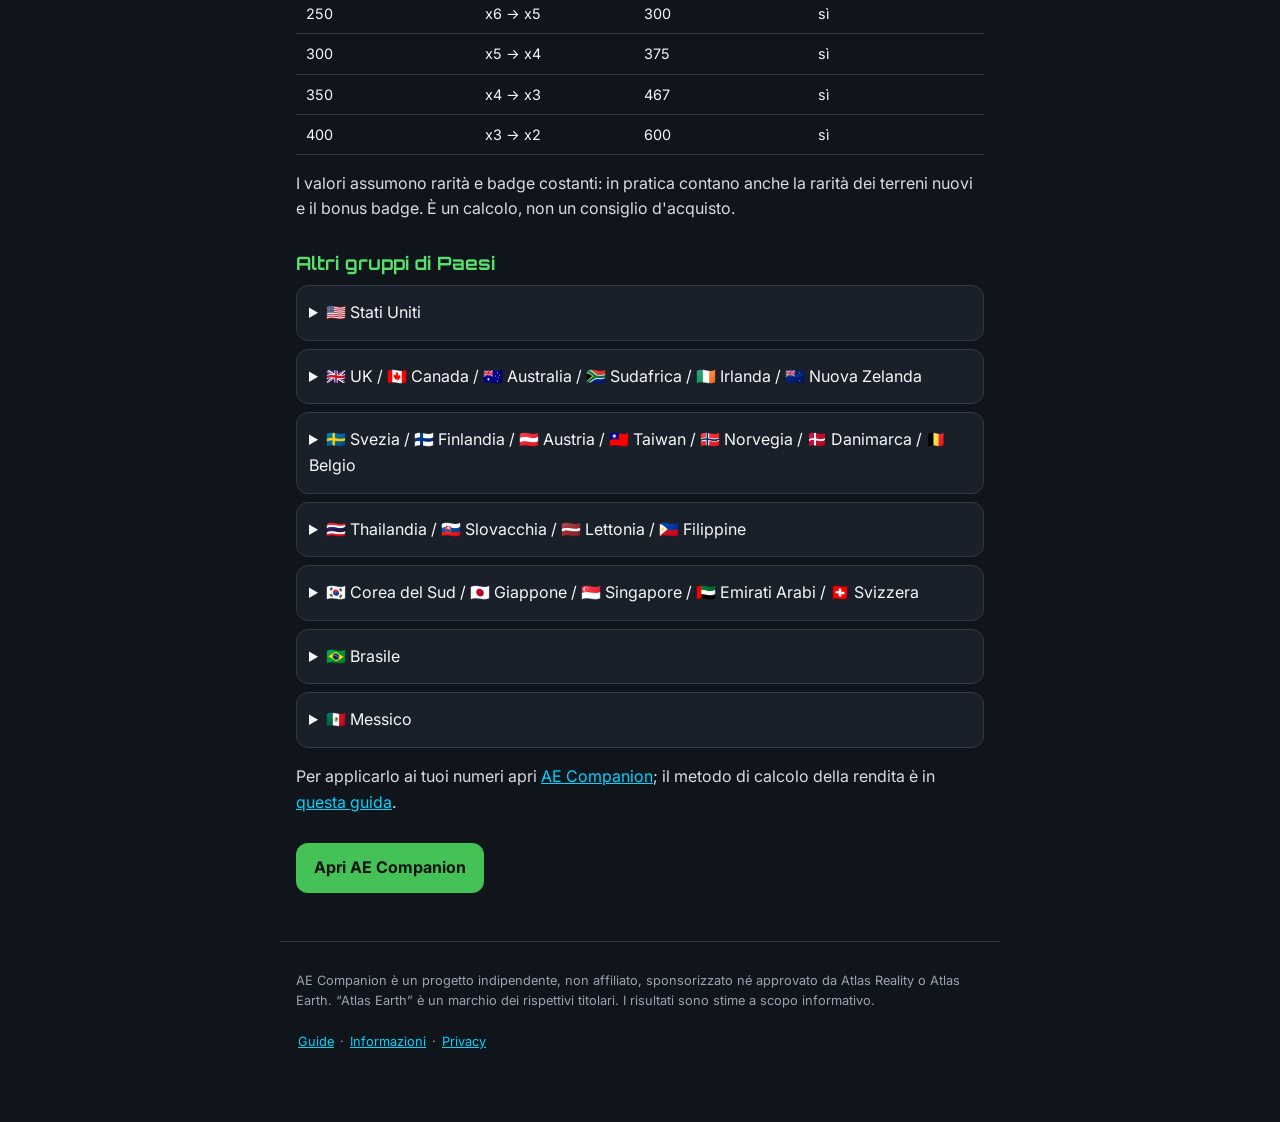
<file: guides/boost-e-punto-morto/index.html>
<!DOCTYPE html>
<html lang="it">
<head>
<meta charset="UTF-8">
<meta name="viewport" content="width=device-width, initial-scale=1.0">
<title>Boost Atlas Earth e “punto morto”: fasce per Paese e come evitarlo</title>
<meta name="description" content="Come funzionano le fasce di boost in Atlas Earth secondo le tabelle di AE Companion, cos'è la zona morte tra due fasce e come si calcola quanti terreni servono per recuperare.">
<meta name="robots" content="index, follow, max-image-preview:large">
<link rel="canonical" href="https://alex4ndrus94.github.io/-ae-companion/guides/boost-e-punto-morto/">
<link rel="icon" href="../../assets/logo.svg" type="image/svg+xml">
<link rel="apple-touch-icon" href="../../assets/icons/pwa/apple-touch-icon.png">
<meta name="theme-color" content="#10141B">
<meta property="og:type" content="article">
<meta property="og:site_name" content="AE Companion">
<meta property="og:title" content="Boost Atlas Earth e “punto morto”: fasce per Paese e come evitarlo">
<meta property="og:description" content="Come funzionano le fasce di boost in Atlas Earth secondo le tabelle di AE Companion, cos'è la zona morte tra due fasce e come si calcola quanti terreni servono per recuperare.">
<meta property="og:url" content="https://alex4ndrus94.github.io/-ae-companion/guides/boost-e-punto-morto/">
<meta property="og:image" content="https://alex4ndrus94.github.io/-ae-companion/assets/og-image.png">
<meta property="og:locale" content="it_IT">
<meta name="twitter:card" content="summary_large_image">
<link rel="preconnect" href="https://fonts.googleapis.com">
<link rel="preconnect" href="https://fonts.gstatic.com" crossorigin>
<link href="https://fonts.googleapis.com/css2?family=Orbitron:wght@600;700&family=Inter:wght@400;600;700&display=swap" rel="stylesheet">
<link rel="stylesheet" href="../../css/design-system.css">
<link rel="stylesheet" href="../../css/pages.css">
<script type="application/ld+json">
{
  "@context": "https://schema.org",
  "@type": "BreadcrumbList",
  "itemListElement": [
    {
      "@type": "ListItem",
      "position": 1,
      "name": "AE Companion",
      "item": "https://alex4ndrus94.github.io/-ae-companion/"
    },
    {
      "@type": "ListItem",
      "position": 2,
      "name": "Guide",
      "item": "https://alex4ndrus94.github.io/-ae-companion/guides/"
    },
    {
      "@type": "ListItem",
      "position": 3,
      "name": "Fasce di boost e “punto morto”",
      "item": "https://alex4ndrus94.github.io/-ae-companion/guides/boost-e-punto-morto/"
    }
  ]
}
</script>
</head>
<body class="doc-page">
<header class="doc-header">
  <a class="doc-brand" href="../../"><img src="../../assets/logo.svg" alt="" width="32" height="32"><span>AE Companion</span></a>
  <nav class="doc-nav" aria-label="Principale">
    <a href="../../">App</a><a href="../../guides/">Guide</a><a href="../../about/">Informazioni</a>
  </nav>
</header>
<main class="doc-main">
<nav class="breadcrumb" aria-label="Breadcrumb"><a href="../../">AE Companion</a> › <a href="../../guides/">Guide</a> › <span aria-current="page">Fasce di boost e “punto morto”</span></nav>
<h1>Fasce di boost e “punto morto”</h1>

<p class="note"><strong>Nota sulle fonti.</strong> Le tabelle sono quelle incorporate in AE Companion (nel codice indicate come tratte dall'Help Center di Atlas Reality) e vengono qui generate automaticamente dal codice. Non sono state riverificate in modo indipendente per questa pagina e il gioco può modificarle. <strong>Data ultima verifica: da confermare dal proprietario.</strong></p>
<h2>Come funzionano le fasce</h2>
<p>Il boost è un moltiplicatore della rendita che dipende dal <em>numero totale di terreni</em> e dal Paese. Più terreni hai, più il moltiplicatore scende: la rendita totale in genere cresce, ma con l'aumentare delle fasce ogni terreno in più rende meno in proporzione.</p>
<h2>Italia e Europa occidentale (tabella usata dall'app)</h2>
<p>Gruppo: 🇮🇹 Italia / 🇩🇪 Germania / 🇫🇷 Francia / 🇪🇸 Spagna / 🇳🇱 Paesi Bassi / 🇵🇹 Portogallo.</p>
<div class="table-wrap"><table><thead><tr><th>Terreni</th><th>Boost</th></tr></thead><tbody><tr><td>1–70</td><td>x20</td></tr><tr><td>71–100</td><td>x15</td></tr><tr><td>101–135</td><td>x10</td></tr><tr><td>136–170</td><td>x8</td></tr><tr><td>171–200</td><td>x7</td></tr><tr><td>201–250</td><td>x6</td></tr><tr><td>251–300</td><td>x5</td></tr><tr><td>301–350</td><td>x4</td></tr><tr><td>351–400</td><td>x3</td></tr><tr><td>401+</td><td>x2</td></tr></tbody></table></div>
<h2>Il punto morto</h2>
<p>Al passaggio tra due fasce il moltiplicatore scende. Se superi il tetto della fascia attuale di poco, la rendita totale può diminuire invece di salire, finché non hai abbastanza terreni nella fascia successiva. AE Companion calcola la soglia di recupero così:</p>
<p class="formula">terreni di recupero = ⌈ tetto fascia attuale × boost attuale ÷ boost fascia successiva ⌉</p>
<p><strong>Esempio con la tabella sopra.</strong> Al tetto della prima fascia (70 terreni) il boost è x20; nella successiva è x15, che parte da 71 terreni. Servono ⌈70 × 20 ÷ 15⌉ = <strong>94 terreni</strong> per eguagliare la rendita che avevi a 70. Tra 71 e 93 terreni, a parità di rarità e badge, la rendita è inferiore. Qui esiste quindi una zona morte.</p>
<h3>Soglie di recupero per fascia (stessa tabella)</h3>
<div class="table-wrap"><table><thead><tr><th>Tetto fascia</th><th>Boost</th><th>Recupero a</th><th>Zona morte</th></tr></thead><tbody>
<tr><td>70</td><td>x20 → x15</td><td>94</td><td>sì</td></tr><tr><td>100</td><td>x15 → x10</td><td>150</td><td>sì</td></tr><tr><td>135</td><td>x10 → x8</td><td>169</td><td>sì</td></tr><tr><td>170</td><td>x8 → x7</td><td>195</td><td>sì</td></tr><tr><td>200</td><td>x7 → x6</td><td>234</td><td>sì</td></tr><tr><td>250</td><td>x6 → x5</td><td>300</td><td>sì</td></tr><tr><td>300</td><td>x5 → x4</td><td>375</td><td>sì</td></tr><tr><td>350</td><td>x4 → x3</td><td>467</td><td>sì</td></tr><tr><td>400</td><td>x3 → x2</td><td>600</td><td>sì</td></tr>
</tbody></table></div>
<p>I valori assumono rarità e badge costanti: in pratica contano anche la rarità dei terreni nuovi e il bonus badge. È un calcolo, non un consiglio d'acquisto.</p>
<h2>Altri gruppi di Paesi</h2>
<details><summary>🇺🇸 Stati Uniti</summary><div class="table-wrap"><table><thead><tr><th>Terreni</th><th>Boost</th></tr></thead><tbody><tr><td>1–150</td><td>x30</td></tr><tr><td>151–220</td><td>x20</td></tr><tr><td>221–290</td><td>x15</td></tr><tr><td>291–365</td><td>x12</td></tr><tr><td>366–435</td><td>x10</td></tr><tr><td>436–545</td><td>x8</td></tr><tr><td>546–625</td><td>x7</td></tr><tr><td>626–730</td><td>x6</td></tr><tr><td>731–875</td><td>x5</td></tr><tr><td>876–1100</td><td>x4</td></tr><tr><td>1101–1500</td><td>x3</td></tr><tr><td>1501+</td><td>x2</td></tr></tbody></table></div></details>
<details><summary>🇬🇧 UK / 🇨🇦 Canada / 🇦🇺 Australia / 🇿🇦 Sudafrica / 🇮🇪 Irlanda / 🇳🇿 Nuova Zelanda</summary><div class="table-wrap"><table><thead><tr><th>Terreni</th><th>Boost</th></tr></thead><tbody><tr><td>1–60</td><td>x20</td></tr><tr><td>61–100</td><td>x15</td></tr><tr><td>101–150</td><td>x10</td></tr><tr><td>151–180</td><td>x8</td></tr><tr><td>181–220</td><td>x7</td></tr><tr><td>221–250</td><td>x6</td></tr><tr><td>251–300</td><td>x5</td></tr><tr><td>301–350</td><td>x4</td></tr><tr><td>351–450</td><td>x3</td></tr><tr><td>451+</td><td>x2</td></tr></tbody></table></div></details>
<details><summary>🇸🇪 Svezia / 🇫🇮 Finlandia / 🇦🇹 Austria / 🇹🇼 Taiwan / 🇳🇴 Norvegia / 🇩🇰 Danimarca / 🇧🇪 Belgio</summary><div class="table-wrap"><table><thead><tr><th>Terreni</th><th>Boost</th></tr></thead><tbody><tr><td>1–30</td><td>x15</td></tr><tr><td>31–50</td><td>x12</td></tr><tr><td>51–70</td><td>x8</td></tr><tr><td>71–105</td><td>x5</td></tr><tr><td>106–130</td><td>x4</td></tr><tr><td>131–150</td><td>x3</td></tr><tr><td>151+</td><td>x2</td></tr></tbody></table></div></details>
<details><summary>🇹🇭 Thailandia / 🇸🇰 Slovacchia / 🇱🇻 Lettonia / 🇵🇭 Filippine</summary><div class="table-wrap"><table><thead><tr><th>Terreni</th><th>Boost</th></tr></thead><tbody><tr><td>1–30</td><td>x8</td></tr><tr><td>31–50</td><td>x6</td></tr><tr><td>51–70</td><td>x4</td></tr><tr><td>71–105</td><td>x3</td></tr><tr><td>106+</td><td>x2</td></tr></tbody></table></div></details>
<details><summary>🇰🇷 Corea del Sud / 🇯🇵 Giappone / 🇸🇬 Singapore / 🇦🇪 Emirati Arabi / 🇨🇭 Svizzera</summary><div class="table-wrap"><table><thead><tr><th>Terreni</th><th>Boost</th></tr></thead><tbody><tr><td>1–50</td><td>x20</td></tr><tr><td>51–70</td><td>x15</td></tr><tr><td>71–105</td><td>x12</td></tr><tr><td>106–130</td><td>x8</td></tr><tr><td>131–150</td><td>x7</td></tr><tr><td>151–175</td><td>x6</td></tr><tr><td>176–200</td><td>x5</td></tr><tr><td>201–225</td><td>x4</td></tr><tr><td>226–300</td><td>x3</td></tr><tr><td>301+</td><td>x2</td></tr></tbody></table></div></details>
<details><summary>🇧🇷 Brasile</summary><div class="table-wrap"><table><thead><tr><th>Terreni</th><th>Boost</th></tr></thead><tbody><tr><td>1–60</td><td>x20</td></tr><tr><td>61–75</td><td>x15</td></tr><tr><td>76–100</td><td>x12</td></tr><tr><td>101–120</td><td>x10</td></tr><tr><td>121–150</td><td>x8</td></tr><tr><td>151–200</td><td>x6</td></tr><tr><td>201–250</td><td>x5</td></tr><tr><td>251–300</td><td>x4</td></tr><tr><td>301–400</td><td>x3</td></tr><tr><td>401+</td><td>x2</td></tr></tbody></table></div></details>
<details><summary>🇲🇽 Messico</summary><div class="table-wrap"><table><thead><tr><th>Terreni</th><th>Boost</th></tr></thead><tbody><tr><td>1–50</td><td>x20</td></tr><tr><td>51–85</td><td>x15</td></tr><tr><td>86–100</td><td>x12</td></tr><tr><td>101–140</td><td>x8</td></tr><tr><td>141–175</td><td>x7</td></tr><tr><td>176–225</td><td>x5</td></tr><tr><td>226–300</td><td>x4</td></tr><tr><td>301–400</td><td>x3</td></tr><tr><td>401+</td><td>x2</td></tr></tbody></table></div></details>
<p>Per applicarlo ai tuoi numeri apri <a href="../../">AE Companion</a>; il metodo di calcolo della rendita è in <a href="../calcolo-rendita/">questa guida</a>.</p>
<p class="cta"><a class="btn-link" href="../../">Apri AE Companion</a></p>
</main>
<footer class="doc-footer">
<p>AE Companion è un progetto indipendente, non affiliato, sponsorizzato né approvato da Atlas Reality o Atlas Earth. “Atlas Earth” è un marchio dei rispettivi titolari. I risultati sono stime a scopo informativo.</p>
<p><a href="../../guides/">Guide</a> · <a href="../../about/">Informazioni</a> · <a href="../../privacy/">Privacy</a></p>
</footer>
</body>
</html>
</file>
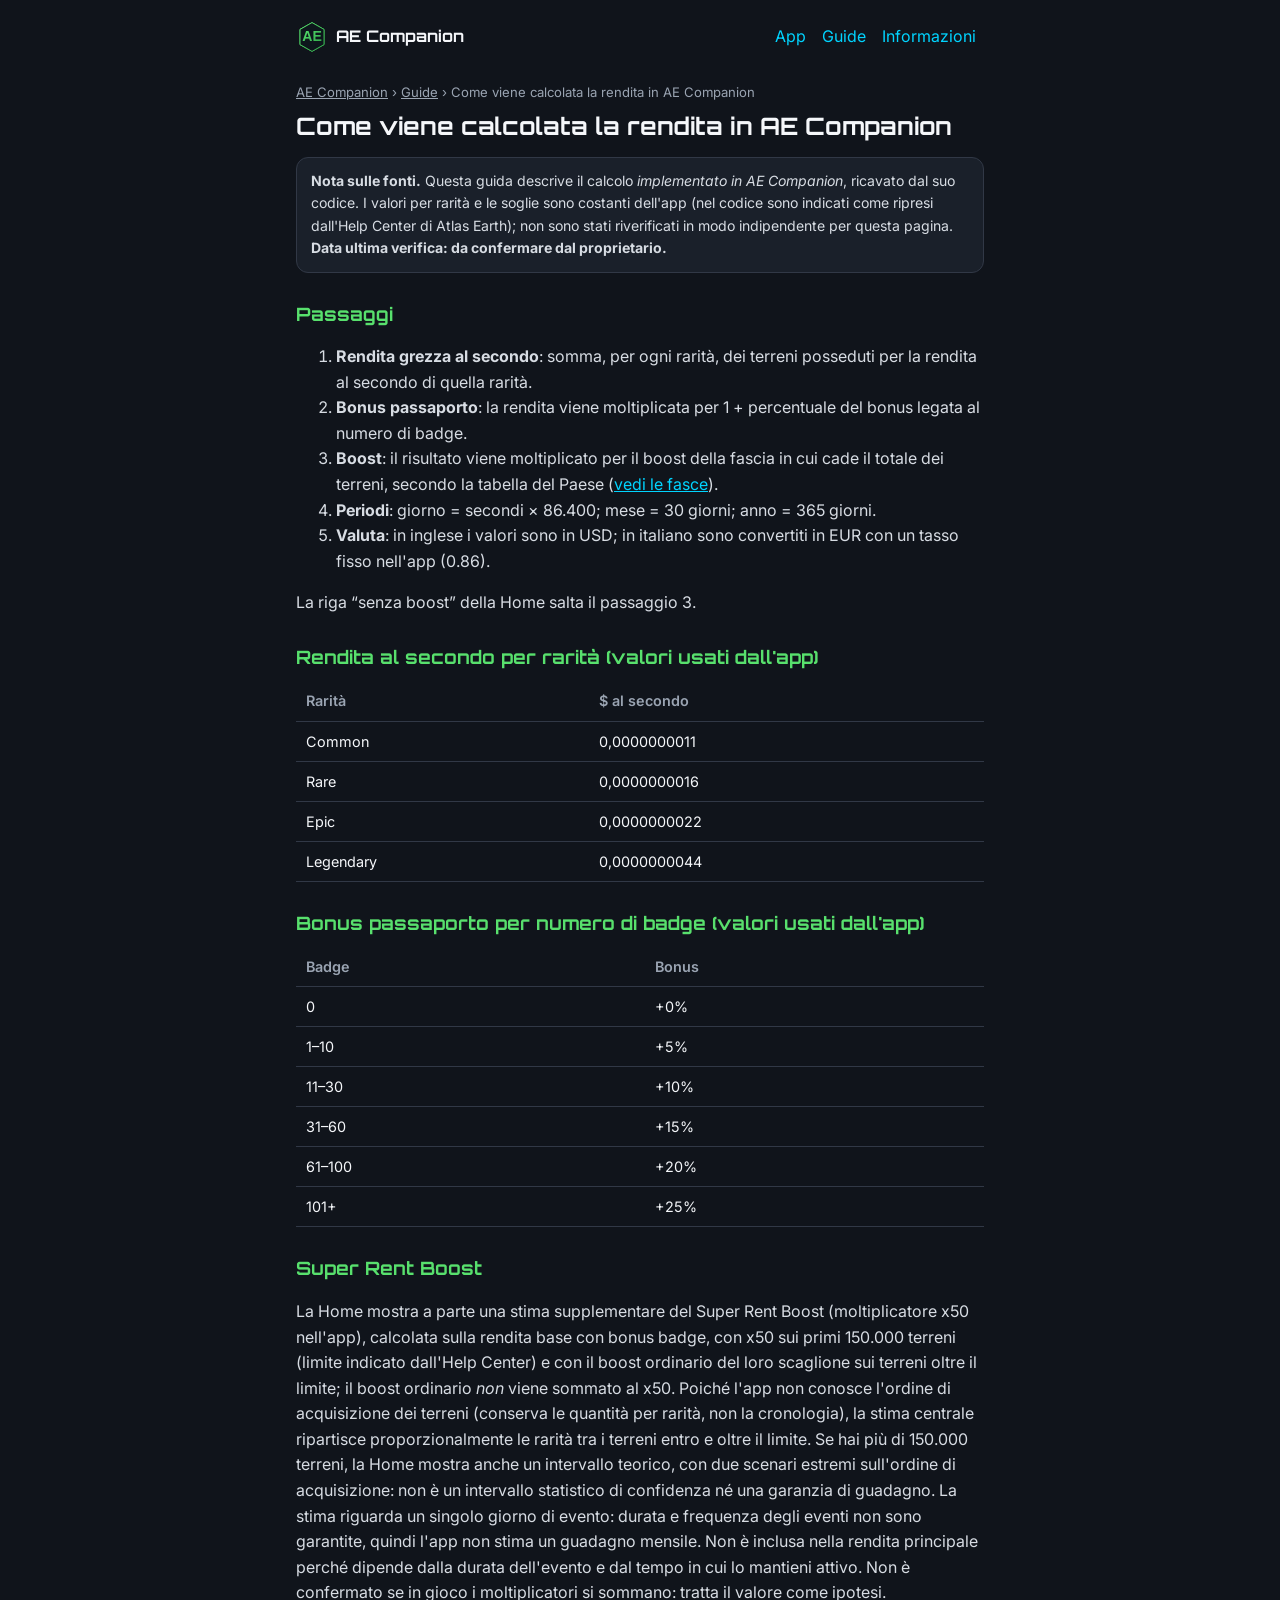
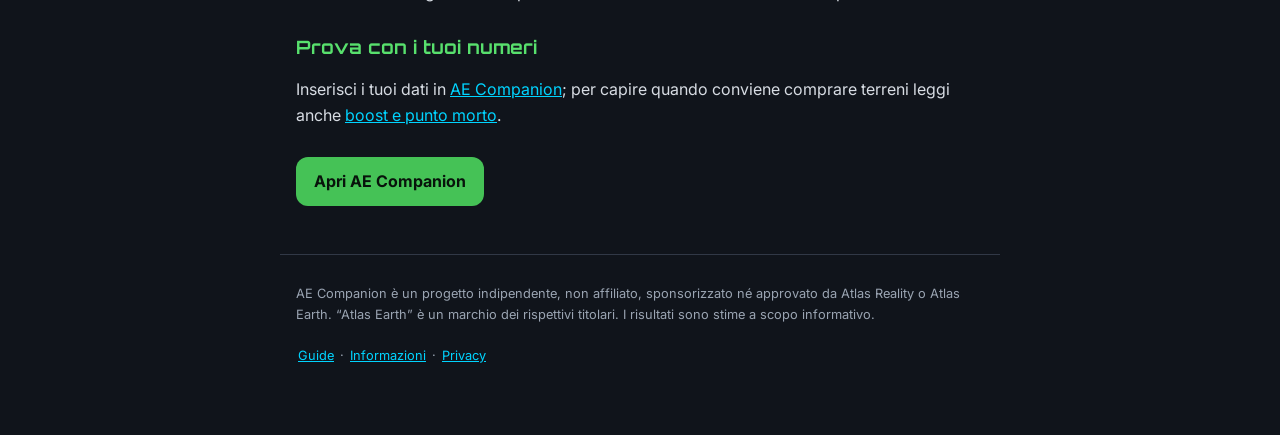
<file: guides/calcolo-rendita/index.html>
<!DOCTYPE html>
<html lang="it">
<head>
<meta charset="UTF-8">
<meta name="viewport" content="width=device-width, initial-scale=1.0">
<title>Calcolo rendita Atlas Earth: come lo fa AE Companion</title>
<meta name="description" content="Come AE Companion calcola la rendita dei terreni di Atlas Earth: rendita al secondo per rarità, bonus badge, boost, giorno, mese e anno, e Super Rent Boost.">
<meta name="robots" content="index, follow, max-image-preview:large">
<link rel="canonical" href="https://alex4ndrus94.github.io/-ae-companion/guides/calcolo-rendita/">
<link rel="icon" href="../../assets/logo.svg" type="image/svg+xml">
<link rel="apple-touch-icon" href="../../assets/icons/pwa/apple-touch-icon.png">
<meta name="theme-color" content="#10141B">
<meta property="og:type" content="article">
<meta property="og:site_name" content="AE Companion">
<meta property="og:title" content="Calcolo rendita Atlas Earth: come lo fa AE Companion">
<meta property="og:description" content="Come AE Companion calcola la rendita dei terreni di Atlas Earth: rendita al secondo per rarità, bonus badge, boost, giorno, mese e anno, e Super Rent Boost.">
<meta property="og:url" content="https://alex4ndrus94.github.io/-ae-companion/guides/calcolo-rendita/">
<meta property="og:image" content="https://alex4ndrus94.github.io/-ae-companion/assets/og-image.png">
<meta property="og:locale" content="it_IT">
<meta name="twitter:card" content="summary_large_image">
<link rel="preconnect" href="https://fonts.googleapis.com">
<link rel="preconnect" href="https://fonts.gstatic.com" crossorigin>
<link href="https://fonts.googleapis.com/css2?family=Orbitron:wght@600;700&family=Inter:wght@400;600;700&display=swap" rel="stylesheet">
<link rel="stylesheet" href="../../css/design-system.css">
<link rel="stylesheet" href="../../css/pages.css">
<script type="application/ld+json">
{
  "@context": "https://schema.org",
  "@type": "BreadcrumbList",
  "itemListElement": [
    {
      "@type": "ListItem",
      "position": 1,
      "name": "AE Companion",
      "item": "https://alex4ndrus94.github.io/-ae-companion/"
    },
    {
      "@type": "ListItem",
      "position": 2,
      "name": "Guide",
      "item": "https://alex4ndrus94.github.io/-ae-companion/guides/"
    },
    {
      "@type": "ListItem",
      "position": 3,
      "name": "Come viene calcolata la rendita in AE Companion",
      "item": "https://alex4ndrus94.github.io/-ae-companion/guides/calcolo-rendita/"
    }
  ]
}
</script>
</head>
<body class="doc-page">
<header class="doc-header">
  <a class="doc-brand" href="../../"><img src="../../assets/logo.svg" alt="" width="32" height="32"><span>AE Companion</span></a>
  <nav class="doc-nav" aria-label="Principale">
    <a href="../../">App</a><a href="../../guides/">Guide</a><a href="../../about/">Informazioni</a>
  </nav>
</header>
<main class="doc-main">
<nav class="breadcrumb" aria-label="Breadcrumb"><a href="../../">AE Companion</a> › <a href="../../guides/">Guide</a> › <span aria-current="page">Come viene calcolata la rendita in AE Companion</span></nav>
<h1>Come viene calcolata la rendita in AE Companion</h1>

<p class="note"><strong>Nota sulle fonti.</strong> Questa guida descrive il calcolo <em>implementato in AE Companion</em>, ricavato dal suo codice. I valori per rarità e le soglie sono costanti dell'app (nel codice sono indicati come ripresi dall'Help Center di Atlas Earth); non sono stati riverificati in modo indipendente per questa pagina. <strong>Data ultima verifica: da confermare dal proprietario.</strong></p>
<h2>Passaggi</h2>
<ol>
<li><strong>Rendita grezza al secondo</strong>: somma, per ogni rarità, dei terreni posseduti per la rendita al secondo di quella rarità.</li>
<li><strong>Bonus passaporto</strong>: la rendita viene moltiplicata per 1 + percentuale del bonus legata al numero di badge.</li>
<li><strong>Boost</strong>: il risultato viene moltiplicato per il boost della fascia in cui cade il totale dei terreni, secondo la tabella del Paese (<a href="../boost-e-punto-morto/">vedi le fasce</a>).</li>
<li><strong>Periodi</strong>: giorno = secondi × 86.400; mese = 30 giorni; anno = 365 giorni.</li>
<li><strong>Valuta</strong>: in inglese i valori sono in USD; in italiano sono convertiti in EUR con un tasso fisso nell'app (0.86).</li>
</ol>
<p>La riga “senza boost” della Home salta il passaggio 3.</p>
<h2>Rendita al secondo per rarità (valori usati dall'app)</h2>
<div class="table-wrap"><table><thead><tr><th>Rarità</th><th>$ al secondo</th></tr></thead><tbody>
<tr><td>Common</td><td>0,0000000011</td></tr><tr><td>Rare</td><td>0,0000000016</td></tr><tr><td>Epic</td><td>0,0000000022</td></tr><tr><td>Legendary</td><td>0,0000000044</td></tr>
</tbody></table></div>
<h2>Bonus passaporto per numero di badge (valori usati dall'app)</h2>
<div class="table-wrap"><table><thead><tr><th>Badge</th><th>Bonus</th></tr></thead><tbody>
<tr><td>0</td><td>+0%</td></tr><tr><td>1–10</td><td>+5%</td></tr><tr><td>11–30</td><td>+10%</td></tr><tr><td>31–60</td><td>+15%</td></tr><tr><td>61–100</td><td>+20%</td></tr><tr><td>101+</td><td>+25%</td></tr>
</tbody></table></div>
<h2>Super Rent Boost</h2>
<p>La Home mostra a parte una stima supplementare del Super Rent Boost (moltiplicatore x50 nell'app), calcolata sulla rendita base con bonus badge, con x50 sui primi 150.000 terreni (limite indicato dall'Help Center) e con il boost ordinario del loro scaglione sui terreni oltre il limite; il boost ordinario <em>non</em> viene sommato al x50. Poiché l'app non conosce l'ordine di acquisizione dei terreni (conserva le quantità per rarità, non la cronologia), la stima centrale ripartisce proporzionalmente le rarità tra i terreni entro e oltre il limite. Se hai più di 150.000 terreni, la Home mostra anche un intervallo teorico, con due scenari estremi sull'ordine di acquisizione: non è un intervallo statistico di confidenza né una garanzia di guadagno. La stima riguarda un singolo giorno di evento: durata e frequenza degli eventi non sono garantite, quindi l'app non stima un guadagno mensile. Non è inclusa nella rendita principale perché dipende dalla durata dell'evento e dal tempo in cui lo mantieni attivo. Non è confermato se in gioco i moltiplicatori si sommano: tratta il valore come ipotesi.</p>
<h2>Prova con i tuoi numeri</h2>
<p>Inserisci i tuoi dati in <a href="../../">AE Companion</a>; per capire quando conviene comprare terreni leggi anche <a href="../boost-e-punto-morto/">boost e punto morto</a>.</p>
<p class="cta"><a class="btn-link" href="../../">Apri AE Companion</a></p>
</main>
<footer class="doc-footer">
<p>AE Companion è un progetto indipendente, non affiliato, sponsorizzato né approvato da Atlas Reality o Atlas Earth. “Atlas Earth” è un marchio dei rispettivi titolari. I risultati sono stime a scopo informativo.</p>
<p><a href="../../guides/">Guide</a> · <a href="../../about/">Informazioni</a> · <a href="../../privacy/">Privacy</a></p>
</footer>
</body>
</html>
</file>
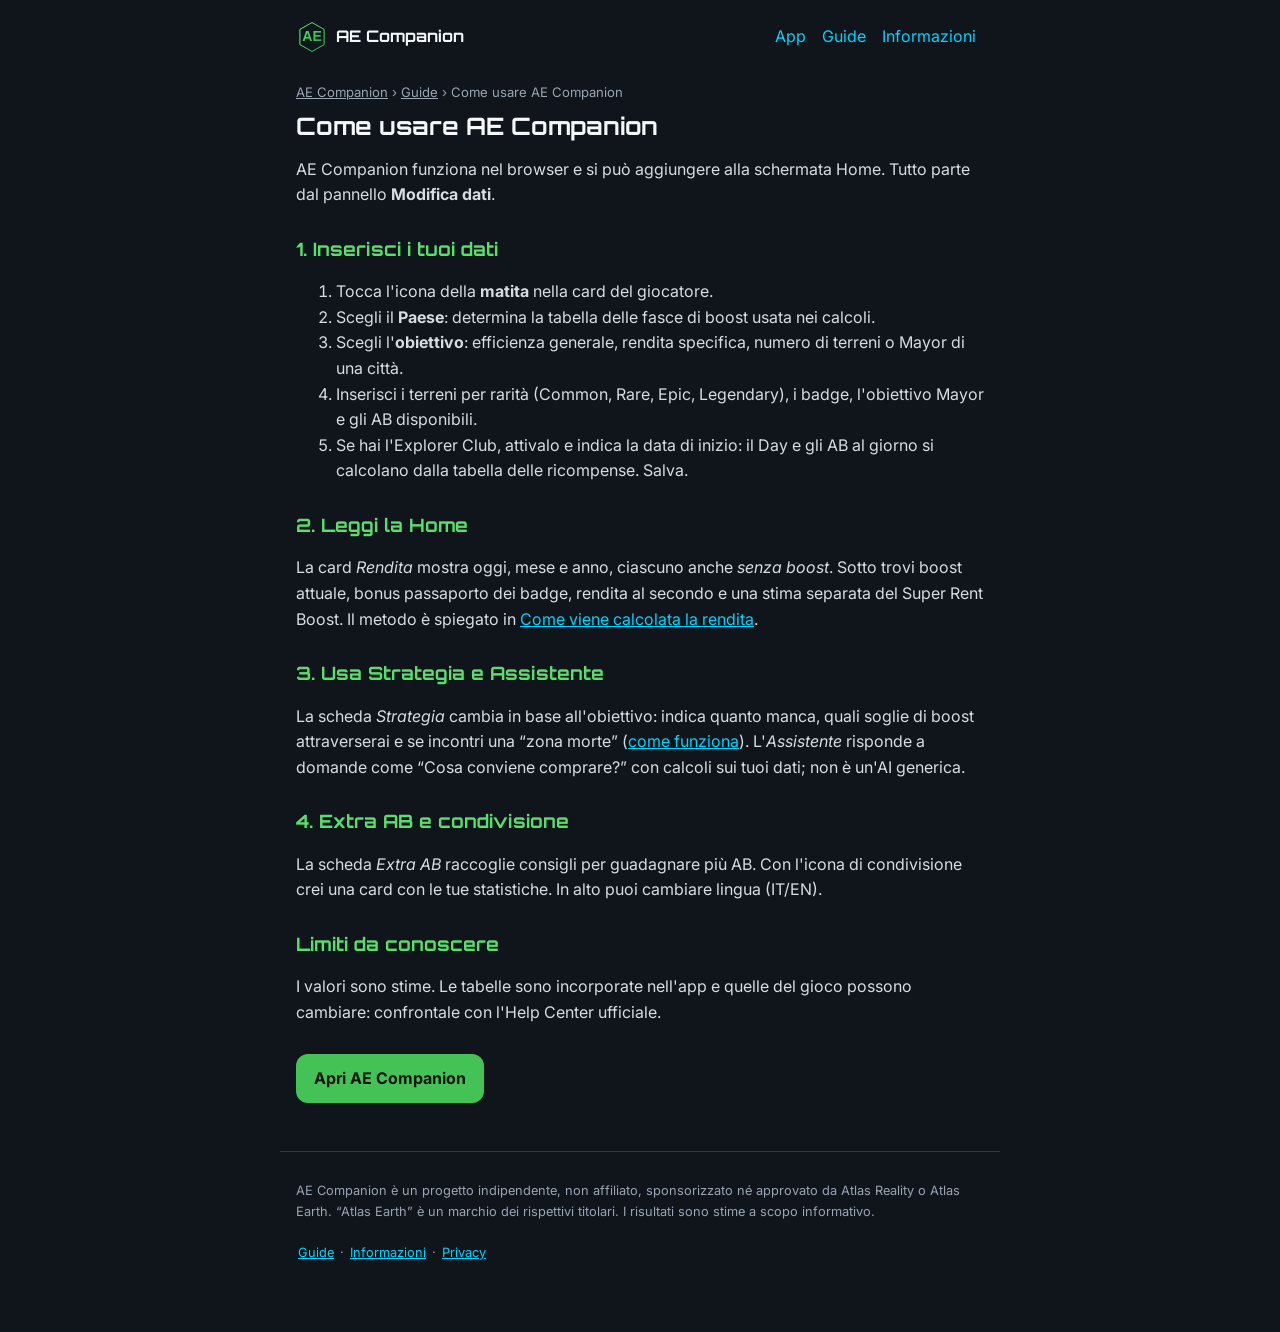
<file: guides/come-usare-ae-companion/index.html>
<!DOCTYPE html>
<html lang="it">
<head>
<meta charset="UTF-8">
<meta name="viewport" content="width=device-width, initial-scale=1.0">
<title>Come usare AE Companion: guida rapida al calcolatore per Atlas Earth</title>
<meta name="description" content="Guida passo passo ad AE Companion: inserire terreni e badge, scegliere Paese e obiettivo, leggere la rendita, usare Strategia, Assistente ed Explorer Club.">
<meta name="robots" content="index, follow, max-image-preview:large">
<link rel="canonical" href="https://alex4ndrus94.github.io/-ae-companion/guides/come-usare-ae-companion/">
<link rel="icon" href="../../assets/logo.svg" type="image/svg+xml">
<link rel="apple-touch-icon" href="../../assets/icons/pwa/apple-touch-icon.png">
<meta name="theme-color" content="#10141B">
<meta property="og:type" content="article">
<meta property="og:site_name" content="AE Companion">
<meta property="og:title" content="Come usare AE Companion: guida rapida al calcolatore per Atlas Earth">
<meta property="og:description" content="Guida passo passo ad AE Companion: inserire terreni e badge, scegliere Paese e obiettivo, leggere la rendita, usare Strategia, Assistente ed Explorer Club.">
<meta property="og:url" content="https://alex4ndrus94.github.io/-ae-companion/guides/come-usare-ae-companion/">
<meta property="og:image" content="https://alex4ndrus94.github.io/-ae-companion/assets/og-image.png">
<meta property="og:locale" content="it_IT">
<meta name="twitter:card" content="summary_large_image">
<link rel="preconnect" href="https://fonts.googleapis.com">
<link rel="preconnect" href="https://fonts.gstatic.com" crossorigin>
<link href="https://fonts.googleapis.com/css2?family=Orbitron:wght@600;700&family=Inter:wght@400;600;700&display=swap" rel="stylesheet">
<link rel="stylesheet" href="../../css/design-system.css">
<link rel="stylesheet" href="../../css/pages.css">
<script type="application/ld+json">
{
  "@context": "https://schema.org",
  "@type": "BreadcrumbList",
  "itemListElement": [
    {
      "@type": "ListItem",
      "position": 1,
      "name": "AE Companion",
      "item": "https://alex4ndrus94.github.io/-ae-companion/"
    },
    {
      "@type": "ListItem",
      "position": 2,
      "name": "Guide",
      "item": "https://alex4ndrus94.github.io/-ae-companion/guides/"
    },
    {
      "@type": "ListItem",
      "position": 3,
      "name": "Come usare AE Companion",
      "item": "https://alex4ndrus94.github.io/-ae-companion/guides/come-usare-ae-companion/"
    }
  ]
}
</script>
</head>
<body class="doc-page">
<header class="doc-header">
  <a class="doc-brand" href="../../"><img src="../../assets/logo.svg" alt="" width="32" height="32"><span>AE Companion</span></a>
  <nav class="doc-nav" aria-label="Principale">
    <a href="../../">App</a><a href="../../guides/">Guide</a><a href="../../about/">Informazioni</a>
  </nav>
</header>
<main class="doc-main">
<nav class="breadcrumb" aria-label="Breadcrumb"><a href="../../">AE Companion</a> › <a href="../../guides/">Guide</a> › <span aria-current="page">Come usare AE Companion</span></nav>
<h1>Come usare AE Companion</h1>

<p>AE Companion funziona nel browser e si può aggiungere alla schermata Home. Tutto parte dal pannello <strong>Modifica dati</strong>.</p>
<h2>1. Inserisci i tuoi dati</h2>
<ol>
<li>Tocca l'icona della <strong>matita</strong> nella card del giocatore.</li>
<li>Scegli il <strong>Paese</strong>: determina la tabella delle fasce di boost usata nei calcoli.</li>
<li>Scegli l'<strong>obiettivo</strong>: efficienza generale, rendita specifica, numero di terreni o Mayor di una città.</li>
<li>Inserisci i terreni per rarità (Common, Rare, Epic, Legendary), i badge, l'obiettivo Mayor e gli AB disponibili.</li>
<li>Se hai l'Explorer Club, attivalo e indica la data di inizio: il Day e gli AB al giorno si calcolano dalla tabella delle ricompense. Salva.</li>
</ol>
<h2>2. Leggi la Home</h2>
<p>La card <em>Rendita</em> mostra oggi, mese e anno, ciascuno anche <em>senza boost</em>. Sotto trovi boost attuale, bonus passaporto dei badge, rendita al secondo e una stima separata del Super Rent Boost. Il metodo è spiegato in <a href="../calcolo-rendita/">Come viene calcolata la rendita</a>.</p>
<h2>3. Usa Strategia e Assistente</h2>
<p>La scheda <em>Strategia</em> cambia in base all'obiettivo: indica quanto manca, quali soglie di boost attraverserai e se incontri una “zona morte” (<a href="../boost-e-punto-morto/">come funziona</a>). L'<em>Assistente</em> risponde a domande come “Cosa conviene comprare?” con calcoli sui tuoi dati; non è un'AI generica.</p>
<h2>4. Extra AB e condivisione</h2>
<p>La scheda <em>Extra AB</em> raccoglie consigli per guadagnare più AB. Con l'icona di condivisione crei una card con le tue statistiche. In alto puoi cambiare lingua (IT/EN).</p>
<h2>Limiti da conoscere</h2>
<p>I valori sono stime. Le tabelle sono incorporate nell'app e quelle del gioco possono cambiare: confrontale con l'Help Center ufficiale.</p>
<p class="cta"><a class="btn-link" href="../../">Apri AE Companion</a></p>
</main>
<footer class="doc-footer">
<p>AE Companion è un progetto indipendente, non affiliato, sponsorizzato né approvato da Atlas Reality o Atlas Earth. “Atlas Earth” è un marchio dei rispettivi titolari. I risultati sono stime a scopo informativo.</p>
<p><a href="../../guides/">Guide</a> · <a href="../../about/">Informazioni</a> · <a href="../../privacy/">Privacy</a></p>
</footer>
</body>
</html>
</file>
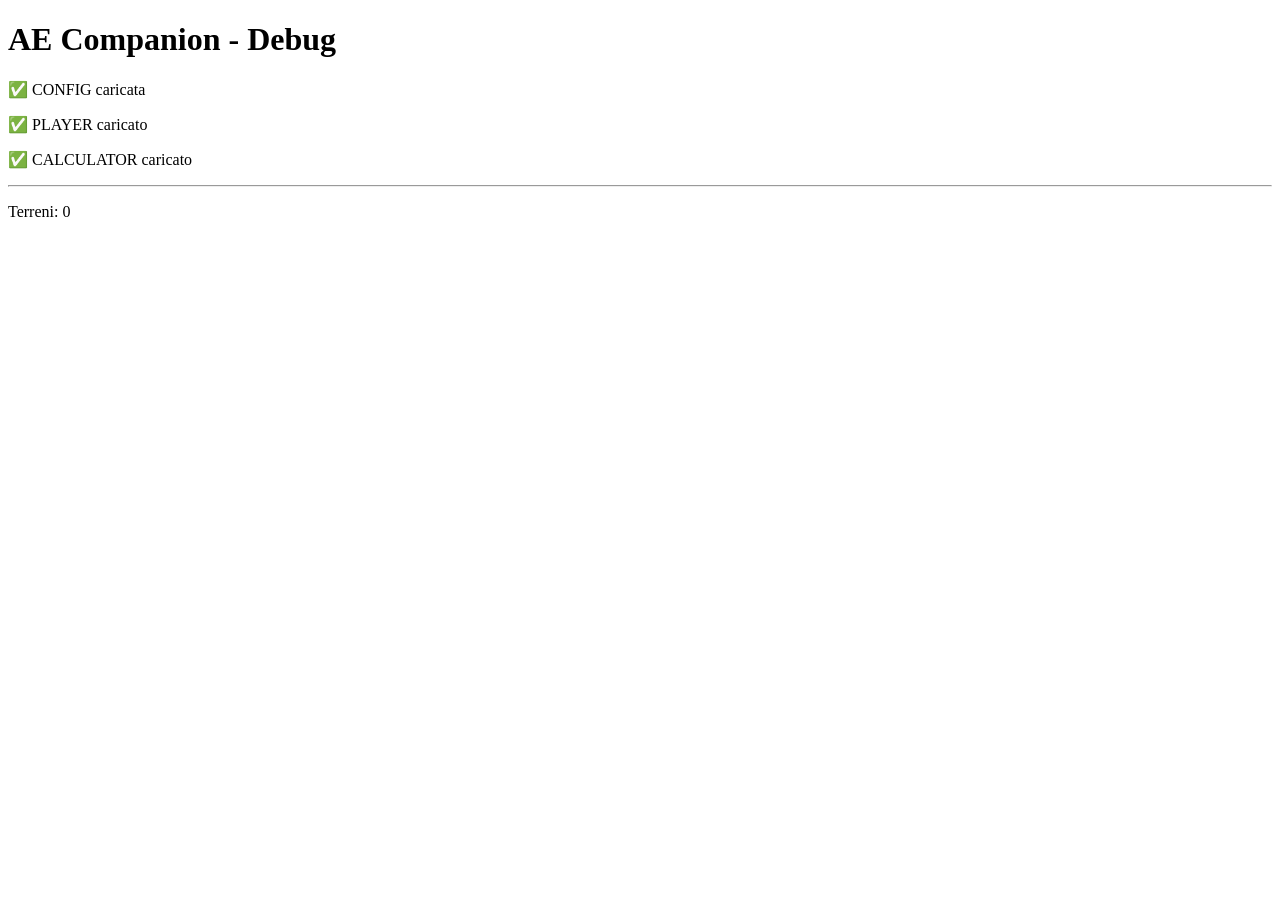
<file: debug.html>
<!DOCTYPE html>
<html lang="it">
<head>
    <meta charset="UTF-8">
    <meta name="robots" content="noindex, nofollow">
    <title>AE Companion Debug</title>
</head>

<body>

<h1>AE Companion - Debug</h1>

<p id="config">❌ CONFIG</p>
<p id="player">❌ PLAYER</p>
<p id="calculator">❌ CALCULATOR</p>

<script src="js/config.js"></script>
<script src="js/player.js"></script>
<script src="js/calculator.js"></script>

<script>

document.getElementById("config").textContent =
    typeof CONFIG !== "undefined"
        ? "✅ CONFIG caricata"
        : "❌ CONFIG non caricata";

document.getElementById("player").textContent =
    typeof player !== "undefined"
        ? "✅ PLAYER caricato"
        : "❌ PLAYER non caricato";

document.getElementById("calculator").textContent =
    typeof getCurrentBoost === "function"
        ? "✅ CALCULATOR caricato"
        : "❌ CALCULATOR non caricato";

if (typeof player !== "undefined") {

    document.body.innerHTML += "<hr>";
    document.body.innerHTML += "<p>Terreni: " +
        (player.lands.common +
        player.lands.rare +
        player.lands.epic +
        player.lands.legendary) +
        "</p>";

    document.body.innerHTML += "<p>Boost: x" +
        getCurrentBoost(
            player.lands.common +
            player.lands.rare +
            player.lands.epic +
            player.lands.legendary
        ) +
        "</p>";

}

</script>
</file>
<file: css/design-system.css>
/* ======================================
   AE Companion — Design System
   Basato sul kit grafico ufficiale
====================================== */

:root{

    --bg:#10141B;
    --card:#1A202A;
    --card-2:#262D38;
    --border:#313846;

    --text:#F5F7FA;
    --text-2:#9AA4B2;

    --green:#45C256;
    --green-glow:#58E06D;
    --blue-rare:#3A86FF;
    --purple-epic:#9B5CFF;
    --gold-legend:#FFB322;
    --cyan-info:#00D4FF;

    /* Palette rarità — unica fonte di verità: la usano le card della
       dashboard, i campi del pannello Modifica dati e la card di
       condivisione (sharecard.js legge questi valori) */
    --rarity-border-w:3px;

    --rarity-common:#9AA4B2;
    --rarity-common-fill:#262D38;
    --rarity-common-glow:transparent;

    --rarity-rare:#3A86FF;
    --rarity-rare-fill:rgba(58,134,255,.14);
    --rarity-rare-glow:rgba(58,134,255,.2);

    --rarity-epic:#9B5CFF;
    --rarity-epic-fill:rgba(155,92,255,.14);
    --rarity-epic-glow:rgba(155,92,255,.2);

    --rarity-legendary:#FFB322;
    --rarity-legendary-fill:rgba(255,179,34,.14);
    --rarity-legendary-glow:rgba(255,179,34,.2);

    --radius:18px;
    --radius-sm:12px;

    --font-title:"Orbitron", -apple-system, sans-serif;
    --font-body:"Inter", -apple-system, sans-serif;

}

/* ==============================
   BACKGROUND — pattern esagonale
============================== */

body{

    margin:0;
    background-color:var(--bg);
    background-image:
        radial-gradient(circle at 15% 10%, rgba(69,194,86,.10), transparent 40%),
        radial-gradient(circle at 85% 30%, rgba(0,212,255,.06), transparent 40%);
    color:var(--text);
    font-family:var(--font-body);

}

.hex-bg{

    position:fixed;
    inset:0;
    z-index:-1;
    opacity:.5;
    background-image:
        url("data:image/svg+xml;utf8,<svg xmlns='http://www.w3.org/2000/svg' width='60' height='104' viewBox='0 0 60 104'><polygon points='30,0 60,17 60,52 30,69 0,52 0,17' fill='none' stroke='rgba(88,224,109,0.07)' stroke-width='1'/><polygon points='30,35 60,52 60,87 30,104 0,87 0,52' fill='none' stroke='rgba(88,224,109,0.07)' stroke-width='1'/></svg>");
    background-size:60px 104px;

}

/* ==============================
   HEADINGS
============================== */

h1,h2,h3{
    font-family:var(--font-title);
    color:var(--text);
}

p{ color:var(--text-2); }

/* ==============================
   HERO
============================== */

.hero{
    text-align:center;
    padding:44px 20px 32px;
    position:relative;
}

.lang-switch{
    position:absolute;
    top:16px;
    right:16px;
    display:flex;
    gap:6px;
}

.lang-btn{
    background:var(--card);
    border:1px solid var(--border);
    color:var(--text-2);
    font-family:var(--font-title);
    font-size:.7rem;
    font-weight:700;
    padding:6px 10px;
    border-radius:8px;
}

.lang-btn.active{
    color:var(--bg);
    background:var(--green-glow);
    border-color:var(--green-glow);
}

.hero-logo{
    width:84px;
    margin-bottom:16px;
    filter:drop-shadow(0 0 18px rgba(88,224,109,.35));
}

.hero h1{
    font-size:30px;
    margin:0;
    font-weight:700;
    letter-spacing:1px;
    background:linear-gradient(90deg,var(--green-glow),var(--cyan-info));
    -webkit-background-clip:text;
    background-clip:text;
    color:transparent;
}

.subtitle{
    margin-top:8px;
    color:var(--text-2);
    letter-spacing:3px;
    text-transform:uppercase;
    font-size:12px;
    font-family:var(--font-title);
}

/* ==============================
   CARD
============================== */

.card{
    background:var(--card);
    border:1px solid var(--border);
    border-radius:var(--radius);
    padding:22px;
    margin-bottom:18px;
    box-shadow:0 8px 26px rgba(0,0,0,.35);
    transition:.25s;
}

.card:hover{
    border-color:var(--green);
    box-shadow:0 0 20px rgba(69,194,86,.15);
}
</file>
<file: css/style.css>
/* ======================================
   AE Companion — Componenti UI
====================================== */

.container{
    max-width:430px;
    margin:0 auto;
    padding:20px;
}

.icon{
    width:18px;
    height:18px;
    vertical-align:-4px;
    margin-right:6px;
}

.icon-inline{
    width:16px;
    height:16px;
    vertical-align:-3px;
    margin-right:4px;
    flex-shrink:0;
}

/* ==============================
   CORNICE ESAGONALE (icone prominenti)
============================== */

.hex-icon-wrap{
    position:relative;
    display:inline-flex;
    align-items:center;
    justify-content:center;
    width:32px;
    height:28px;
    clip-path: polygon(25% 0%, 75% 0%, 100% 50%, 75% 100%, 25% 100%, 0% 50%);
    background:var(--green-glow);
    vertical-align:middle;
    flex-shrink:0;
}

.hex-icon-wrap::before{
    content:"";
    position:absolute;
    inset:2px;
    clip-path: polygon(25% 0%, 75% 0%, 100% 50%, 75% 100%, 25% 100%, 0% 50%);
    background:var(--card-2);
}

.hex-icon-wrap img{
    position:relative;
    z-index:1;
    width:55%;
    height:55%;
}

.hex-icon-wrap.sm{
    width:22px;
    height:19px;
}

.hex-icon-wrap.sm::before{
    inset:1.5px;
}

/* ==============================
   PLAYER CARD
============================== */

.player-card{ text-align:center; }

.player-card h2{
    font-size:1.35rem;
    margin-bottom:16px;
}

.player-name-row{
    display:flex;
    flex-wrap:wrap;
    align-items:center;
    justify-content:center;
    gap:8px 10px;
    margin-bottom:16px;
    padding:0 38px;   /* lascia libero lo spazio dei pulsanti Condividi / Modifica */
}

.player-name-row h2{
    margin-bottom:0;
    min-width:0;
    overflow-wrap:anywhere;
}

.pass-badges-row{
    display:flex;
    align-items:center;
    gap:6px;
}

.pass-badge{
    width:28px;
    height:auto;
    flex-shrink:0;
}

.pass-badge.explorer{
    filter: drop-shadow(0 0 4px rgba(155,92,255,.5));
}

.pass-badge.mission{
    filter: drop-shadow(0 0 4px rgba(58,134,255,.5));
}

.player-total{
    display:flex;
    justify-content:space-between;
    align-items:center;
    font-size:1.1rem;
    font-weight:700;
}

.player-card hr{
    border:none;
    border-top:1px solid var(--border);
    margin:16px 0;
}

.rarity-grid{
    display:grid;
    grid-template-columns:repeat(2,1fr);
    gap:12px;
}

.rarity-card{
    display:flex;
    flex-direction:column;
    align-items:center;
    gap:6px;
    border-radius:var(--radius-sm);
    padding:12px 8px;
    text-align:center;
    font-family:var(--font-title);   /* stesso font del nome del player */
    font-weight:700;
    border:var(--rarity-border-w) solid var(--border);
    transition:.2s;
    min-width:0;
}

.rarity-name{
    font-size:.7rem;
    letter-spacing:.5px;
    text-transform:uppercase;
}

.rarity-count{
    font-size:1.3rem;
    color:var(--text);
}

.rarity-card.common{
    background:var(--rarity-common-fill);
    border-color:var(--rarity-common);
    box-shadow:0 0 12px var(--rarity-common-glow);
}
.rarity-card.common .rarity-name{ color:var(--rarity-common); }

.rarity-card.rare{
    background:var(--rarity-rare-fill);
    border-color:var(--rarity-rare);
    box-shadow:0 0 12px var(--rarity-rare-glow);
}
.rarity-card.rare .rarity-name{ color:var(--rarity-rare); }

.rarity-card.epic{
    background:var(--rarity-epic-fill);
    border-color:var(--rarity-epic);
    box-shadow:0 0 12px var(--rarity-epic-glow);
}
.rarity-card.epic .rarity-name{ color:var(--rarity-epic); }

.rarity-card.legendary{
    background:var(--rarity-legendary-fill);
    border-color:var(--rarity-legendary);
    box-shadow:0 0 12px var(--rarity-legendary-glow);
}
.rarity-card.legendary .rarity-name{ color:var(--rarity-legendary); }

.stats-grid{
    display:grid;
    grid-template-columns:repeat(4,1fr);
    gap:8px;
}

.stat-tile{
    background:var(--card-2);
    border-radius:var(--radius-sm);
    padding:12px 4px;
    text-align:center;
    font-weight:700;
    font-size:.92rem;
    display:flex;
    flex-direction:column;
    align-items:center;
    gap:6px;
}

.stats-grid div{
    background:var(--card-2);
    border-radius:var(--radius-sm);
    padding:12px;
    text-align:center;
    font-weight:700;
}

/* ==============================
   RENDITA
============================== */

.income-grid{
    display:grid;
    grid-template-columns:repeat(3,minmax(0,1fr));
    gap:12px;
    margin-top:18px;
}

.income-box{
    background:var(--card-2);
    border-radius:14px;
    padding:16px 8px;
    text-align:center;
    min-width:0;
}

.label{
    display:block;
    color:var(--text-2);
    font-size:11px;
    margin-bottom:8px;
    letter-spacing:1px;
    font-family:var(--font-title);
}

.value{
    color:var(--green-glow);
    font-size:clamp(14px,4.6vw,20px);
    font-weight:700;
    white-space:nowrap;
}

.value-base{
    display:block;
    color:var(--text-2);
    font-size:11px;
    font-weight:500;
    margin-top:4px;
}

.icon-text-line{
    text-align:center;
    margin-top:16px;
}

.breakpoint-warning{
    display:none;
    color:var(--gold-legend);
    font-size:.78rem;
    font-weight:600;
    line-height:1.4;
    padding:10px 12px;
    background:rgba(255,179,34,.08);
    border-radius:10px;
}

.breakpoint-warning.visible{
    display:block;
}

#boost-info{
    color:var(--green-glow);
    font-weight:600;
}

.icon-text-line + .icon-text-line{
    margin-top:6px;
}

#badge-bonus-info{
    color:var(--gold-legend);
    font-weight:600;
    font-size:.85rem;
}

.per-second-line{
    color:var(--text-2);
    font-size:.72rem;
    font-style:italic;
    opacity:.85;
}

.per-second-line .icon-inline{
    opacity:.85;
}

/* ==============================
   ASSISTENTE / CHAT
============================== */

.assistant-disclaimer{
    color:var(--text-2);
    font-size:.75rem;
    font-style:italic;
    line-height:1.4;
    margin:-4px 0 14px;
}

.chat-messages{
    display:flex;
    flex-direction:column;
    gap:10px;
    max-height:260px;
    min-height:80px;
    overflow-y:auto;
    padding:4px 2px;
    margin-bottom:12px;
}

.chat-bubble{
    max-width:82%;
    padding:10px 13px;
    border-radius:14px;
    font-size:.87rem;
    line-height:1.4;
}

.chat-bubble.bot{
    align-self:flex-start;
    background:var(--card-2);
    color:var(--text);
    border-bottom-left-radius:4px;
}

.chat-bubble.user{
    align-self:flex-end;
    background:var(--green);
    color:#0d1117;
    font-weight:600;
    border-bottom-right-radius:4px;
}

.assistant-suggestions{
    display:flex;
    flex-wrap:wrap;
    gap:8px;
    margin-bottom:12px;
}

.assistant-suggestions button{
    background:var(--card-2);
    border:1px solid var(--border);
    color:var(--text-2);
    font-size:.76rem;
    padding:7px 12px;
    border-radius:999px;
}

.assistant-suggestions button:active{
    border-color:var(--green-glow);
    color:var(--green-glow);
}

.chat-input-row{
    display:flex;
    gap:8px;
}

.chat-input-row input{
    flex:1;
    background:var(--card-2);
    border:1px solid var(--border);
    border-radius:10px;
    padding:10px 12px;
    color:var(--text);
    font-size:.95rem;
    font-family:var(--font-body);
}

.chat-input-row input:focus{
    outline:none;
    border-color:var(--green);
}

.chat-send-btn{
    background:var(--green);
    color:#0d1117;
    border:none;
    border-radius:10px;
    padding:0 18px;
    font-weight:700;
    font-size:.9rem;
}

/* ==============================
   BOX SUPPLEMENTARE SRB
============================== */

.srb-info-box{
    margin-top:16px;
    padding:14px;
    border:1px dashed var(--cyan-info);
    border-radius:14px;
    background:rgba(0,212,255,.06);
    text-align:center;
}

.srb-info-title{
    color:var(--cyan-info);
    font-weight:700;
    font-size:.85rem;
    margin-bottom:6px;
}

.srb-info-value{
    color:var(--cyan-info);
    font-size:1.3rem;
    font-weight:700;
    margin-bottom:6px;
}

.srb-info-note{
    color:var(--text-2);
    font-size:.7rem;
    line-height:1.4;
    font-style:italic;
}

.srb-info-note[hidden]{
    display:none;
}

.srb-info-range{
    color:var(--cyan-info);
    font-style:normal;
    font-weight:600;
    font-size:.78rem;
    margin-bottom:6px;
}

/* ==============================
   STRATEGIA
============================== */

.strategy-grid{
    display:grid;
    grid-template-columns:repeat(2,1fr);
    gap:14px;
    margin-top:18px;
}

.strategy-box{
    background:var(--card-2);
    border-radius:14px;
    padding:16px;
    text-align:center;
}

.strategy-title{
    color:var(--text-2);
    font-size:.82rem;
    margin-bottom:8px;
    font-family:var(--font-title);
    text-transform:uppercase;
    letter-spacing:.5px;
}

.strategy-value{
    color:var(--green-glow);
    font-size:1.3rem;
    font-weight:700;
}

.strategy-box{
    min-width:0;
}

.strategy-box.wide{
    grid-column:1 / -1;
}

.strategy-value{
    line-height:1.25;
    overflow-wrap:anywhere;
}

.strategy-value.small{
    font-size:1rem;
}

.strategy-value.tone-gold{ color:var(--gold-legend); }
.strategy-value.tone-cyan{ color:var(--cyan-info); }
.strategy-value.tone-muted{ color:var(--text-2); }

/* --- Card Strategia dinamica --- */

#strategy-dynamic{
    --accent:var(--green-glow);
}

#strategy-dynamic[data-goal="income"]{ --accent:var(--cyan-info); }
#strategy-dynamic[data-goal="lands"]{ --accent:var(--blue-rare); }
#strategy-dynamic[data-goal="mayor"]{ --accent:var(--gold-legend); }

.strategy-head{
    display:flex;
    align-items:center;
    gap:12px;
    margin-top:14px;
}

.strategy-head-text{
    display:flex;
    flex-direction:column;
    min-width:0;
    flex:1;
}

.strategy-eyebrow{
    display:block;
    color:var(--text-2);
    font-family:var(--font-title);
    font-size:.68rem;
    letter-spacing:.8px;
    text-transform:uppercase;
}

.strategy-goal-title{
    color:var(--accent);
    font-family:var(--font-title);
    font-size:1.02rem;
    font-weight:700;
    line-height:1.25;
}

.strategy-status{
    flex-shrink:0;
    font-size:.68rem;
    font-weight:700;
    padding:5px 9px;
    border-radius:999px;
    border:1px solid var(--border);
    color:var(--text-2);
    text-align:center;
    max-width:110px;
    line-height:1.2;
}

.strategy-status.status-active{
    color:var(--accent);
    border-color:var(--accent);
}

.strategy-status.status-reached{
    color:var(--gold-legend);
    border-color:var(--gold-legend);
    background:rgba(255,179,34,.1);
}

.strategy-desc{
    margin:10px 0 0;
    color:var(--text-2);
    font-size:.82rem;
    line-height:1.4;
}

.strategy-hero{
    margin-top:16px;
    padding:18px 14px;
    text-align:center;
    background:var(--card-2);
    border:1px solid var(--accent);
    border-radius:16px;
    box-shadow:0 0 14px rgba(0,0,0,.25);
}

.strategy-hero-label{
    color:var(--text-2);
    font-family:var(--font-title);
    font-size:.74rem;
    letter-spacing:.6px;
    text-transform:uppercase;
}

.strategy-hero-value{
    margin-top:8px;
    color:var(--accent);
    font-family:var(--font-title);
    font-size:1.7rem;
    font-weight:700;
    line-height:1.2;
    overflow-wrap:anywhere;
}

.strategy-hero-sub{
    margin-top:8px;
    color:var(--text-2);
    font-size:.78rem;
    line-height:1.35;
}

.strategy-ab-line{
    margin:12px 0 0;
    text-align:center;
    color:var(--text-2);
    font-size:.78rem;
}

.strategy-action{
    margin-top:16px;
    padding:14px;
    background:var(--card-2);
    border-left:3px solid var(--accent);
    border-radius:12px;
}

.strategy-action-head{
    display:flex;
    align-items:center;
    gap:10px;
}

.strategy-action-head > div{
    min-width:0;
}

.strategy-action-label{
    display:block;
    color:var(--text);
    font-weight:700;
    font-size:.95rem;
    line-height:1.3;
}

.strategy-explanation{
    margin:10px 0 0;
    color:var(--text);
    font-size:.84rem;
    line-height:1.5;
}

.strategy-note{
    margin:10px 0 0;
    color:var(--text-2);
    font-size:.76rem;
    line-height:1.45;
}

.strategy-cta{
    margin-top:12px;
    width:100%;
    padding:12px;
    border:1px solid var(--accent);
    border-radius:12px;
    background:transparent;
    color:var(--accent);
    font-family:var(--font-title);
    font-size:.82rem;
    font-weight:700;
    cursor:pointer;
}

#strategy-dynamic h3{
    margin-top:20px;
}

/* ==============================
   PROGRESS BAR
============================== */

.progress{
    width:100%;
    height:14px;
    background:var(--card-2);
    border-radius:999px;
    overflow:hidden;
    border:1px solid var(--border);
}

.progress-fill{
    height:100%;
    width:0%;
    border-radius:999px;
    background:linear-gradient(90deg,var(--green),var(--green-glow));
    box-shadow:0 0 10px rgba(88,224,109,.5);
    transition:.6s ease, background .3s ease, box-shadow .3s ease;
}

.progress-fill.warning{
    background:linear-gradient(90deg,var(--gold-legend),#FFCF5C);
    box-shadow:0 0 10px rgba(255,179,34,.6);
}

#progress-text{
    text-align:center;
    margin-top:10px;
    color:var(--text-2);
    font-size:14px;
}

/* ==============================
   PULSANTE MODIFICA
============================== */

.player-card{
    position:relative;
}

.edit-btn{
    position:absolute;
    top:18px;
    right:18px;
    background:var(--card-2);
    border:1px solid var(--border);
    border-radius:10px;
    width:36px;
    height:36px;
    font-size:16px;
    cursor:pointer;
}

.share-btn{
    position:absolute;
    top:18px;
    left:18px;
    background:var(--card-2);
    border:1px solid var(--border);
    border-radius:10px;
    width:36px;
    height:36px;
    display:flex;
    align-items:center;
    justify-content:center;
    cursor:pointer;
}

.share-btn .icon-inline{
    margin:0;
}

.edit-btn:active{
    background:var(--border);
}

/* ==============================
   PANNELLO IMPOSTAZIONI
============================== */

.settings-overlay{
    position:fixed;
    inset:0;
    background:rgba(0,0,0,.6);
    display:none;
    align-items:flex-end;
    justify-content:center;
    z-index:300;
}

.settings-overlay.open{
    display:flex;
}

.settings-panel{
    background:var(--card);
    border:1px solid var(--border);
    border-top:3px solid var(--cyan-info);
    border-radius:22px 22px 0 0;
    padding:24px 20px 32px;
    width:100%;
    max-width:430px;
    max-height:85vh;
    overflow-y:auto;
}

.settings-panel h2{
    text-align:center;
    margin-bottom:8px;
    color:var(--cyan-info);
}

.settings-section{
    display:flex;
    align-items:center;
    gap:6px;
    color:var(--cyan-info);
    font-family:var(--font-title);
    font-size:.75rem;
    text-transform:uppercase;
    letter-spacing:1px;
    margin:18px 0 10px;
}

/* Le icone dentro il pannello vengono ricolorate in ciano
   (invece del verde standard del sito) per segnalare che
   si è in modalità "modifica" */
.settings-panel img.icon-inline{
    filter: hue-rotate(70deg) saturate(1.6) brightness(1.15);
}

.settings-grid{
    display:grid;
    grid-template-columns:1fr 1fr;
    gap:12px;
}

.settings-grid label,
.settings-field{
    display:flex;
    flex-direction:column;
    gap:6px;
    font-size:.85rem;
    color:var(--text-2);
    margin-bottom:12px;
}

.field-label-row{
    display:flex;
    align-items:center;
}

.settings-panel input,
.settings-panel select{
    background:var(--card-2);
    border:1px solid var(--border);
    border-radius:10px;
    padding:10px 12px;
    color:var(--text);
    font-size:1rem;
    font-family:var(--font-body);
    width:100%;
    box-sizing:border-box;
}

.settings-panel input:focus,
.settings-panel select:focus{
    outline:none;
    border-color:var(--cyan-info);
}

/* ==============================
   CAMPI RARITÀ (stessa logica delle card nella dashboard)
============================== */

.rarity-input-field{
    font-family:var(--font-title);
    font-weight:700;
    font-size:.72rem !important;
    letter-spacing:.5px;
    text-transform:uppercase;
}

.rarity-input-field input{
    border-width:var(--rarity-border-w) !important;
    font-family:var(--font-title);
    font-weight:700;
}

.rarity-input-field.common{ color:var(--rarity-common); }
.rarity-input-field.rare{ color:var(--rarity-rare); }
.rarity-input-field.epic{ color:var(--rarity-epic); }
.rarity-input-field.legendary{ color:var(--rarity-legendary); }

.rarity-input-field.common input{
    border-color:var(--rarity-common) !important;
    background:var(--rarity-common-fill);
}

.rarity-input-field.rare input{
    border-color:var(--rarity-rare) !important;
    background:var(--rarity-rare-fill);
    box-shadow:0 0 8px var(--rarity-rare-glow);
}

.rarity-input-field.epic input{
    border-color:var(--rarity-epic) !important;
    background:var(--rarity-epic-fill);
    box-shadow:0 0 8px var(--rarity-epic-glow);
}

.rarity-input-field.legendary input{
    border-color:var(--rarity-legendary) !important;
    background:var(--rarity-legendary-fill);
    box-shadow:0 0 8px var(--rarity-legendary-glow);
}

/* ==============================
   OBIETTIVO (GOAL)
============================== */

.goal-conditional-fields{
    display:none;
    flex-direction:column;
    gap:12px;
    margin-top:12px;
    padding:12px;
    background:var(--card-2);
    border-radius:12px;
    border:1px solid var(--border);
}

.goal-conditional-fields.visible{
    display:flex;
}

.goal-checkbox-field{
    display:flex;
    align-items:center;
    gap:8px;
    font-size:.85rem;
    color:var(--text-2);
}

.goal-checkbox-field input{
    width:auto;
    accent-color:var(--green);
}

.settings-actions{
    display:flex;
    gap:12px;
    margin-top:20px;
}

.settings-actions button{
    flex:1;
    border:none;
    border-radius:12px;
    padding:14px;
    font-size:1rem;
    font-weight:700;
    font-family:var(--font-body);
}

.btn-cancel{
    background:var(--card-2);
    color:var(--text-2);
}

.btn-save{
    background:var(--green);
    color:#0d1117;
}

/* ==============================
   CONSIGLI
============================== */

.advice-list{
    list-style:none;
    margin:0;
    padding:0;
    display:flex;
    flex-direction:column;
    gap:12px;
}

.advice-list li{
    background:var(--card-2);
    border-left:3px solid var(--green-glow);
    border-radius:10px;
    padding:12px 14px;
    font-size:.92rem;
    line-height:1.4;
    color:var(--text);
    text-align:left;
    display:flex;
    align-items:flex-start;
    gap:8px;
}

.advice-list li .tip-icon{
    margin:3px 0 0;
    width:16px;
    height:16px;
}

.ab-tips-disclaimer{
    font-size:.75rem;
    color:var(--text-2);
    font-style:italic;
    margin:-4px 0 14px;
    line-height:1.4;
}

/* ==============================
   ONBOARDING INTRO
============================== */

.settings-intro{
    text-align:center;
    color:var(--text-2);
    font-size:.88rem;
    margin:0 0 18px;
    line-height:1.4;
}

/* ==============================
   BANNER AGGIUNGI ALLA HOME
============================== */

.install-banner{
    position:fixed;
    left:12px;
    right:12px;
    bottom:-100px;
    background:var(--card);
    border:1px solid var(--border);
    border-radius:16px;
    padding:14px 12px;
    display:flex;
    align-items:center;
    gap:10px;
    box-shadow:0 10px 30px rgba(0,0,0,.4);
    z-index:200;
    transition:bottom .35s ease;
}

.install-banner.show{
    bottom:76px;
}

.install-banner-icon{
    font-size:20px;
    flex-shrink:0;
}

#install-banner-text{
    flex:1;
    font-size:.82rem;
    color:var(--text);
    line-height:1.35;
}

.install-banner-action{
    display:none;
    background:var(--green);
    color:#0d1117;
    border:none;
    border-radius:10px;
    padding:8px 12px;
    font-weight:700;
    font-size:.8rem;
    flex-shrink:0;
}

.install-banner-close{
    background:none;
    border:none;
    color:var(--text-2);
    font-size:16px;
    padding:4px;
    flex-shrink:0;
}

/* ==============================
   FOOTER
============================== */

.app-footer{
    max-width:430px;
    margin:8px auto 100px;
    padding:0 20px;
    text-align:center;
    font-size:.78rem;
    color:var(--text-2);
}

.app-footer strong{
    color:var(--green-glow);
    font-weight:600;
}

.footer-ig{
    display:inline-block;
    margin-top:10px;
    color:var(--cyan-info);
    text-decoration:none;
    font-size:.82rem;
    font-weight:600;
    border:1px solid var(--border);
    background:var(--card-2);
    padding:8px 14px;
    border-radius:999px;
}

.footer-ig:active{
    background:var(--border);
}

/* ==============================
   REFERRAL / SUPPORT BOX
============================== */

.footer-support{
    margin-top:14px;
    display:flex;
    flex-direction:column;
    gap:10px;
}

.support-box{
    display:block;
    text-decoration:none;
    font-size:.8rem;
    font-weight:600;
    line-height:1.4;
    padding:12px 14px;
    border-radius:14px;
    border:1px solid var(--border);
}

.support-box.coffee{
    color:var(--gold-legend);
    background:rgba(255,179,34,.08);
    border-color:rgba(255,179,34,.3);
}

.support-box:active{
    filter:brightness(1.15);
}

.footer-update{
    font-size:.72rem;
    color:var(--text-2);
    opacity:.8;
}

/* ==============================
   NAVIGAZIONE A TAB
============================== */

.tab-view{
    display:none;
}

.tab-view.active{
    display:block;
}

.container{
    padding-bottom:90px;
}

.bottom-nav{
    position:fixed;
    left:0;
    right:0;
    bottom:0;
    display:flex;
    background:var(--card);
    border-top:1px solid var(--border);
    padding:12px 4px calc(8px + env(safe-area-inset-bottom));
    z-index:150;
}

.nav-btn{
    flex:1;
    background:none;
    border:none;
    display:flex;
    flex-direction:column;
    align-items:center;
    gap:4px;
    padding:6px 2px 4px;
    color:var(--text-2);
    font-family:var(--font-title);
    font-size:.68rem;
    letter-spacing:.5px;
}

.hex-icon-wrap.nav-hex{
    width:34px;
    height:29px;
    transition:transform .25s cubic-bezier(.34,1.56,.64,1);
}

.nav-btn .hex-icon-wrap{
    background:var(--border);
}

.nav-btn.active{
    color:var(--green-glow);
}

.nav-btn.active .hex-icon-wrap{
    background:var(--green-glow);
}

.nav-btn.active .hex-icon-wrap.nav-hex{
    transform:scale(1.3) translateY(-3px);
}

.footer-meta{
    margin-top:6px;
    display:flex;
    align-items:center;
    justify-content:center;
    gap:8px;
}

.version-badge{
    background:var(--card-2);
    border:1px solid var(--border);
    color:var(--green-glow);
    font-size:.68rem;
    font-weight:700;
    font-family:var(--font-title);
    padding:2px 8px;
    border-radius:999px;
}

/* ==============================
   FUNZIONALITÀ STRATEGICHE
============================== */

.feature-strip{
    display:grid;
    grid-template-columns:repeat(3,1fr);
    gap:10px;
    margin-bottom:18px;
}

.feature-tile{
    display:flex;
    flex-direction:column;
    align-items:center;
    gap:8px;
    min-width:0;
    padding:16px 6px 14px;
    background:var(--card);
    border:1px solid var(--border);
    border-radius:var(--radius);
    box-shadow:0 8px 26px rgba(0,0,0,.35);
    color:var(--text);
    font-family:var(--font-body);
    text-align:center;
    cursor:pointer;
    transition:.25s;
}

.feature-tile:hover,
.feature-tile:active{
    border-color:var(--green);
}

.hex-icon-wrap.feature-hex{
    width:60px;
    height:52px;
    filter:drop-shadow(0 0 10px rgba(88,224,109,.35));
}

.feature-hex::before{
    inset:3px;
}

.feature-title{
    font-family:var(--font-title);
    font-weight:700;
    font-size:.72rem;
    letter-spacing:.3px;
    text-transform:uppercase;
    color:var(--text);
}

.feature-sub{
    font-size:.68rem;
    line-height:1.25;
    color:var(--text-2);
}

/* ==============================
   NOTA TABELLE UFFICIALI PER PAESE
============================== */

.country-note{
    display:flex;
    align-items:flex-start;
    gap:12px;
    margin-top:16px;
    padding:12px 14px;
    text-align:left;
    background:rgba(0,212,255,.06);
    border:1px solid rgba(0,212,255,.35);
    border-radius:14px;
}

.country-note .hex-icon-wrap{
    margin-top:1px;
}

.country-note-title{
    display:block;
    color:var(--cyan-info);
    font-weight:700;
    font-size:.8rem;
    line-height:1.3;
}

.country-note-text{
    display:block;
    margin-top:3px;
    color:var(--text-2);
    font-size:.72rem;
    line-height:1.35;
}

/* Il nome del player non deve sbilanciarsi quando non ci sono Pass */
.pass-badges-row:empty{
    display:none;
}

/* ==============================
   EXPLORER CLUB
   Riusa strategy-*, progress e settings-*: qui solo i pezzi nuovi
============================== */

.explorer-card .strategy-hero{
    margin-bottom:10px;
}

.explorer-card .progress{
    margin-bottom:12px;
}

.explorer-note{
    margin:8px 0 0;
    font-size:.74rem;
    line-height:1.4;
    color:var(--text-2);
}

.strategy-explorer-line,
.explorer-ok,
.explorer-feedback{
    display:flex;
    align-items:flex-start;
    gap:8px;
    margin:10px 0 0;
    font-size:.78rem;
    line-height:1.4;
    color:var(--text-2);
}

.strategy-explorer-line.warn{
    color:var(--gold-legend);
}

.explorer-ok{
    color:var(--green);
    font-weight:600;
}

.explorer-feedback{
    color:var(--cyan-info);
}

.explorer-card .breakpoint-warning small{
    color:var(--text-2);
    font-weight:500;
}

.explorer-links{
    display:flex;
    gap:8px;
    margin-top:12px;
}

.explorer-links button{
    flex:1;
    padding:10px 8px;
    border:1px solid var(--border);
    border-radius:12px;
    background:transparent;
    color:var(--text-2);
    font-family:var(--font-body);
    font-size:.78rem;
    font-weight:600;
    cursor:pointer;
}

.explorer-balance-toggle small{
    color:var(--text-2);
}

.explorer-error{
    min-height:1em;
    margin:8px 0 0;
    font-size:.76rem;
    color:var(--gold-legend);
}

#explorer-sheet .settings-actions{
    margin-bottom:8px;
}

.explorer-card{
    --accent:var(--green);
}

.settings-panel .explorer-note{
    margin:0 0 12px;
}

/* ======================================
   Sezione informativa (SEO) e link footer
====================================== */

.about-positioning{
    color:var(--cyan-info);
    font-size:.85rem;
    font-weight:600;
    margin:0 0 10px;
}

.about-card p{
    font-size:.88rem;
    line-height:1.55;
    color:var(--text-2);
    margin:0 0 10px;
}

.about-list{
    margin:0 0 12px;
    padding-left:20px;
    font-size:.88rem;
    line-height:1.6;
    color:var(--text);
}

.about-card .about-disclaimer{
    font-size:.75rem;
    margin:12px 0 0;
}

.footer-links{
    display:flex;
    justify-content:center;
    gap:6px;
    margin-top:12px;
}

.footer-links a{
    color:var(--cyan-info);
    text-decoration:none;
    padding:10px 12px;
    min-height:44px;
    box-sizing:border-box;
}
</file>
<file: css/pages.css>
/* AE Companion - stile delle pagine informative (usa le variabili di design-system.css) */
*{box-sizing:border-box}
html{-webkit-text-size-adjust:100%}
body.doc-page{margin:0;background:var(--bg);color:var(--text);font-family:Inter,system-ui,-apple-system,"Segoe UI",Roboto,sans-serif;line-height:1.6;font-size:16px}
.doc-header{display:flex;justify-content:space-between;align-items:center;gap:8px;max-width:720px;margin:0 auto;padding:12px 16px;flex-wrap:wrap}
.doc-brand{display:flex;align-items:center;gap:8px;color:var(--text);text-decoration:none;font-family:Orbitron,Inter,sans-serif;font-weight:700}
.doc-nav a{color:var(--cyan-info);text-decoration:none;padding:12px 8px;display:inline-block;min-height:44px}
.doc-main{max-width:720px;margin:0 auto;padding:8px 16px 32px}
.doc-main h1{font-family:Orbitron,Inter,sans-serif;font-size:1.5rem;line-height:1.25;margin:8px 0 16px}
.doc-main h2{font-size:1.15rem;margin:26px 0 8px;color:var(--green-glow)}
.doc-main h3{font-size:1rem;margin:18px 0 6px}
.doc-main p,.doc-main li{color:#D7DCE3}
.doc-main a{color:var(--cyan-info)}
.doc-main :focus-visible,.doc-header :focus-visible,.doc-footer :focus-visible{outline:2px solid var(--green-glow);outline-offset:2px}
.breadcrumb{font-size:.82rem;color:var(--text-2)}
.breadcrumb a{color:var(--text-2)}
.note{background:var(--card);border:1px solid var(--border);border-radius:12px;padding:12px 14px;font-size:.88rem}
.formula{background:var(--card-2);border-radius:10px;padding:10px 12px;font-size:.92rem;overflow-x:auto}
.table-wrap{overflow-x:auto;margin:10px 0}
table{border-collapse:collapse;width:100%;font-size:.9rem}
th,td{border-bottom:1px solid var(--border);padding:8px 10px;text-align:left}
th{color:var(--text-2);font-weight:600}
details{background:var(--card);border:1px solid var(--border);border-radius:12px;margin:8px 0;padding:4px 12px}
summary{cursor:pointer;padding:10px 0;min-height:44px}
.guide-list{list-style:none;padding:0}
.guide-list li{background:var(--card);border:1px solid var(--border);border-radius:12px;padding:12px 14px;margin:10px 0}
.guide-list a{font-weight:600;display:block}
.guide-list span{display:block;color:var(--text-2);font-size:.88rem}
.cta{margin-top:28px}
.btn-link{display:inline-block;background:var(--green);color:#08130b;text-decoration:none!important;font-weight:700;border-radius:12px;padding:12px 18px;min-height:44px}
.doc-main .btn-link{color:#08130b}
.doc-footer{max-width:720px;margin:0 auto;padding:16px 16px 48px;font-size:.8rem;color:var(--text-2);border-top:1px solid var(--border)}
.doc-footer a{color:var(--cyan-info);display:inline-block;padding:8px 2px}
code{background:var(--card-2);padding:1px 5px;border-radius:6px;font-size:.85em}
</file>
